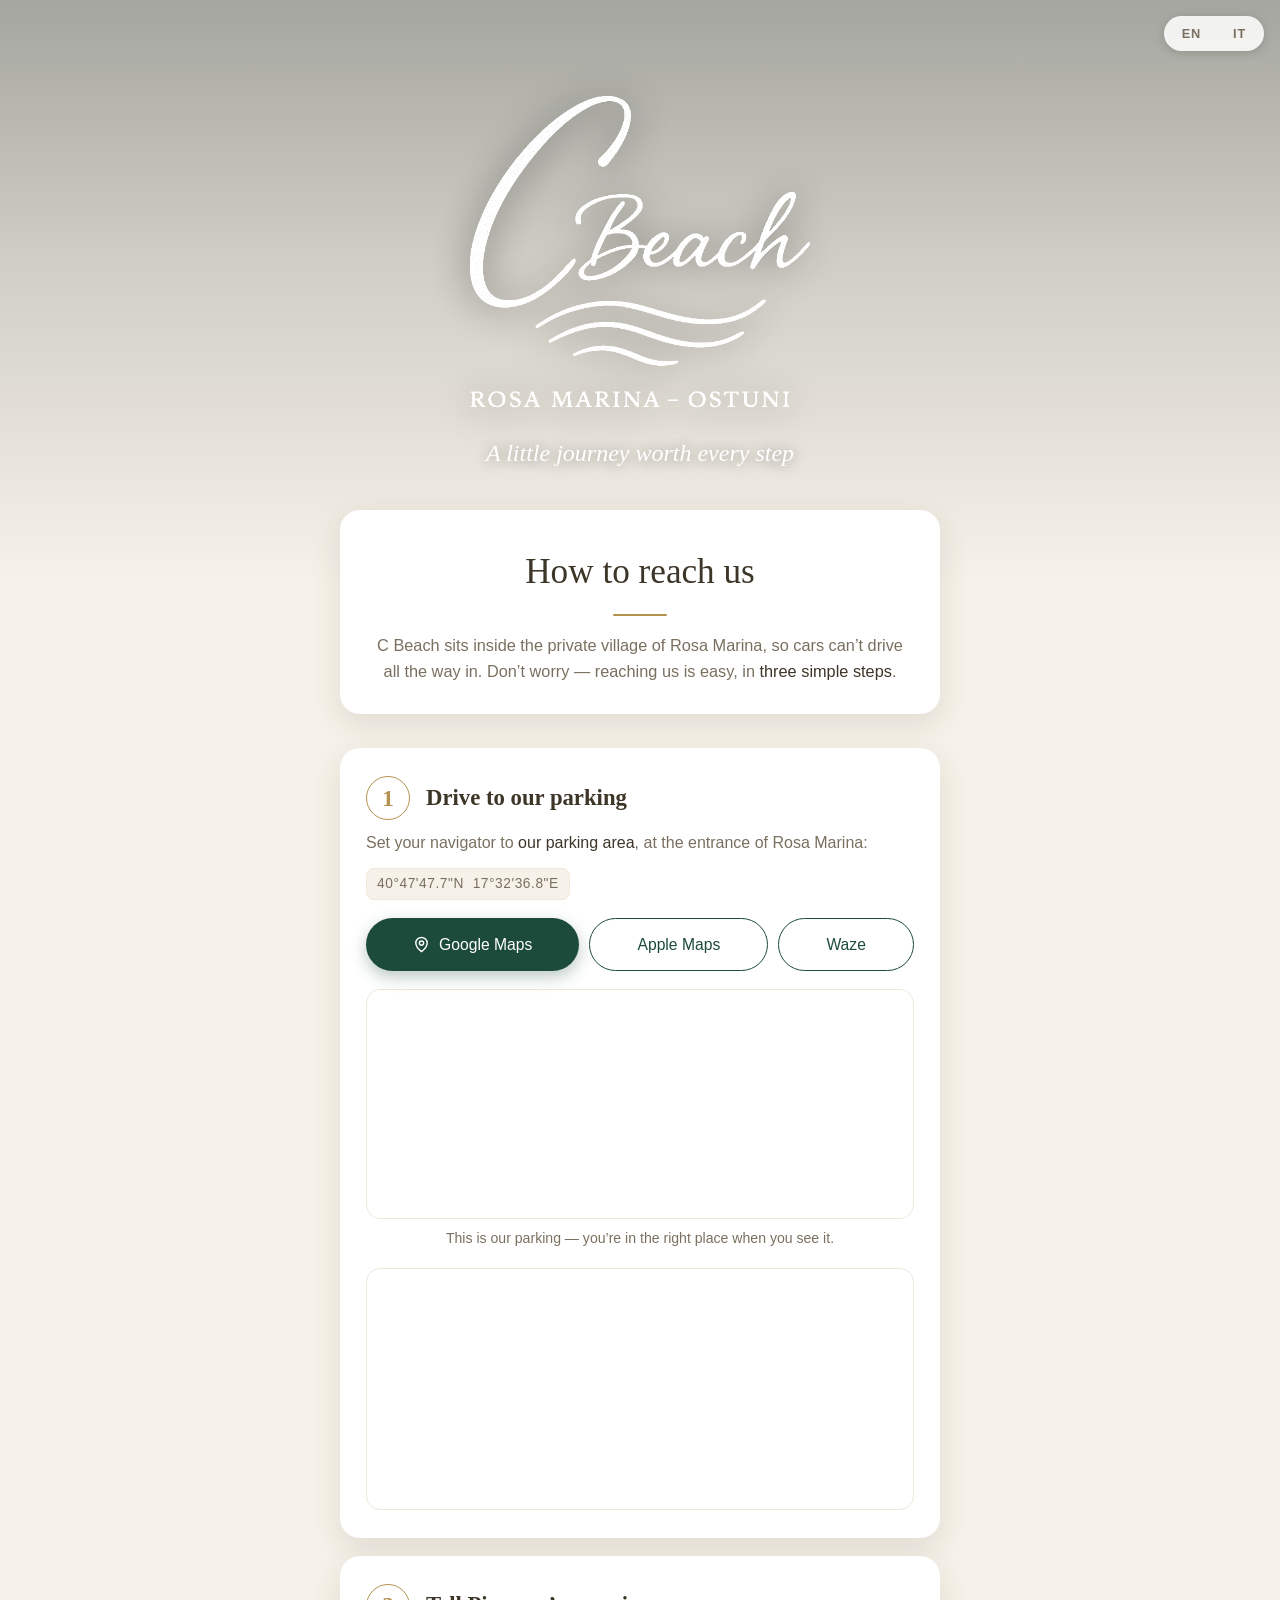
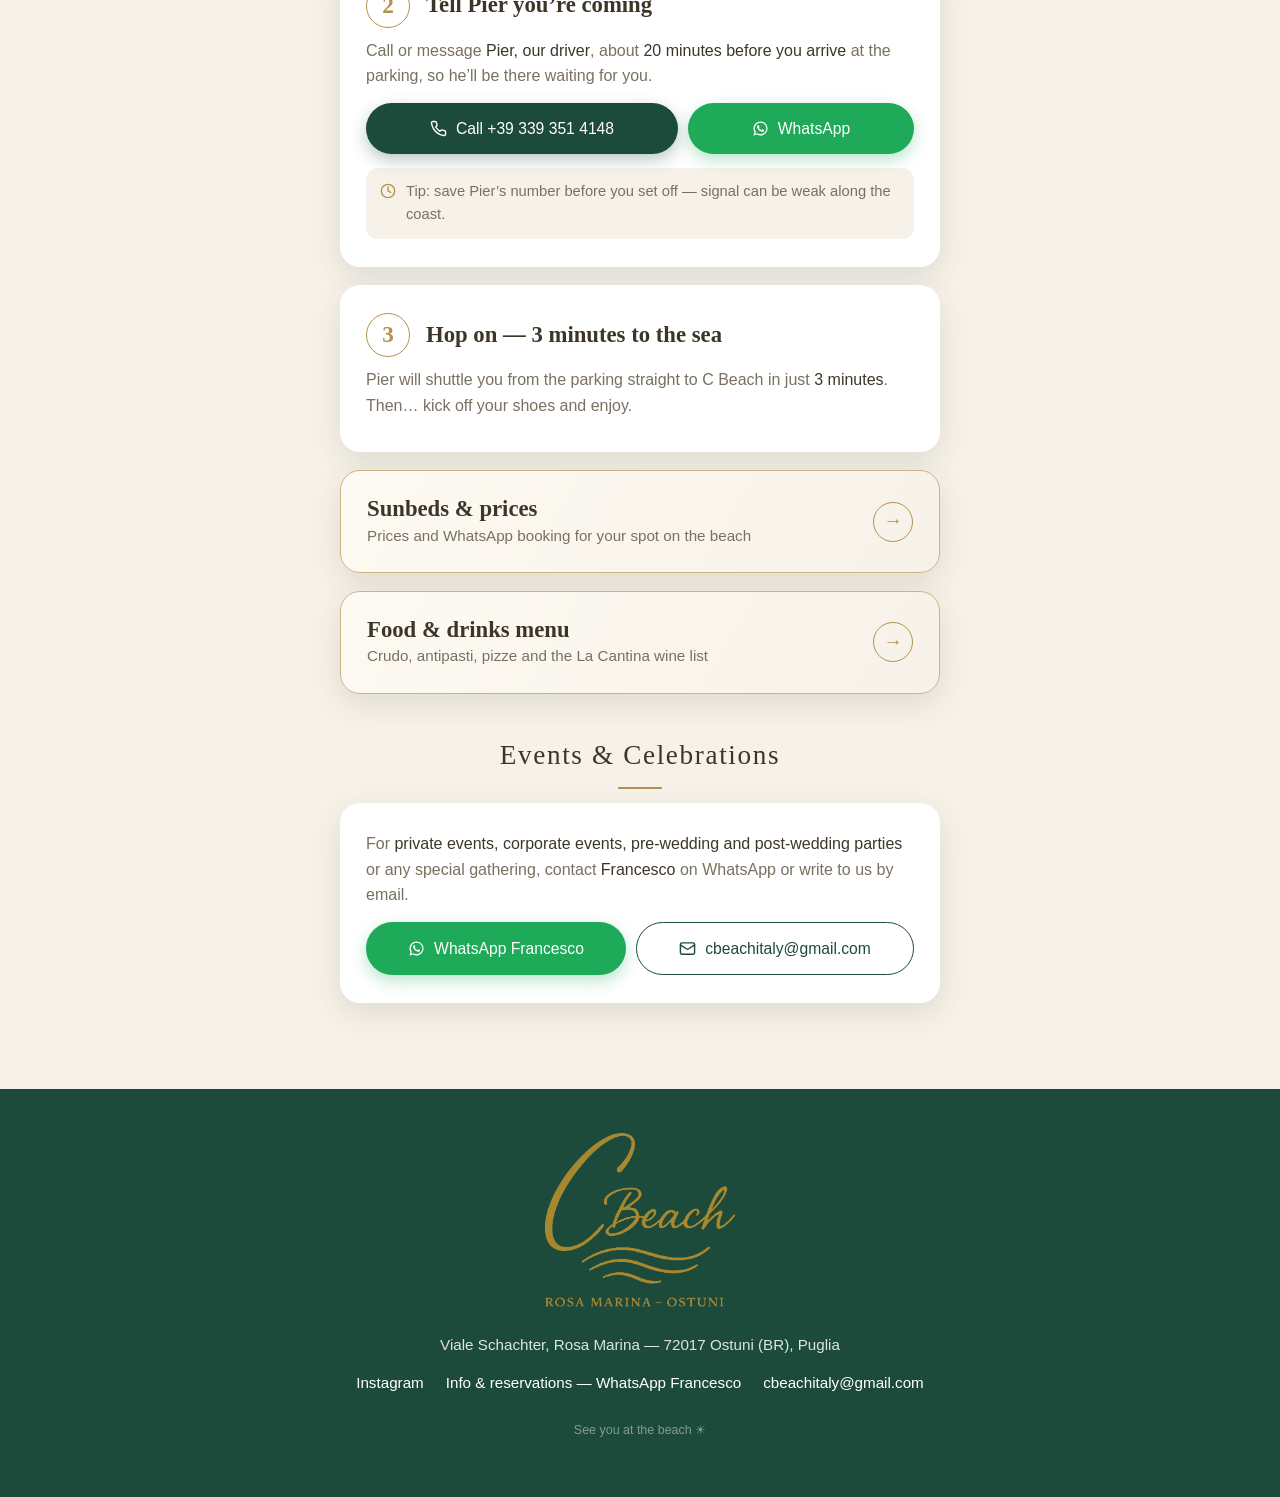
<file: index.html>
<!DOCTYPE html>
<html lang="en">
<head>
<meta charset="UTF-8" />
<meta http-equiv="refresh" content="0; url=parking/" />
<title>C Beach · Rosa Marina – Ostuni</title>
<link rel="icon" href="img/logo.jpg" />
</head>
<body>
<p><a href="parking/">C Beach — How to reach us</a></p>
</body>
</html>
</file>
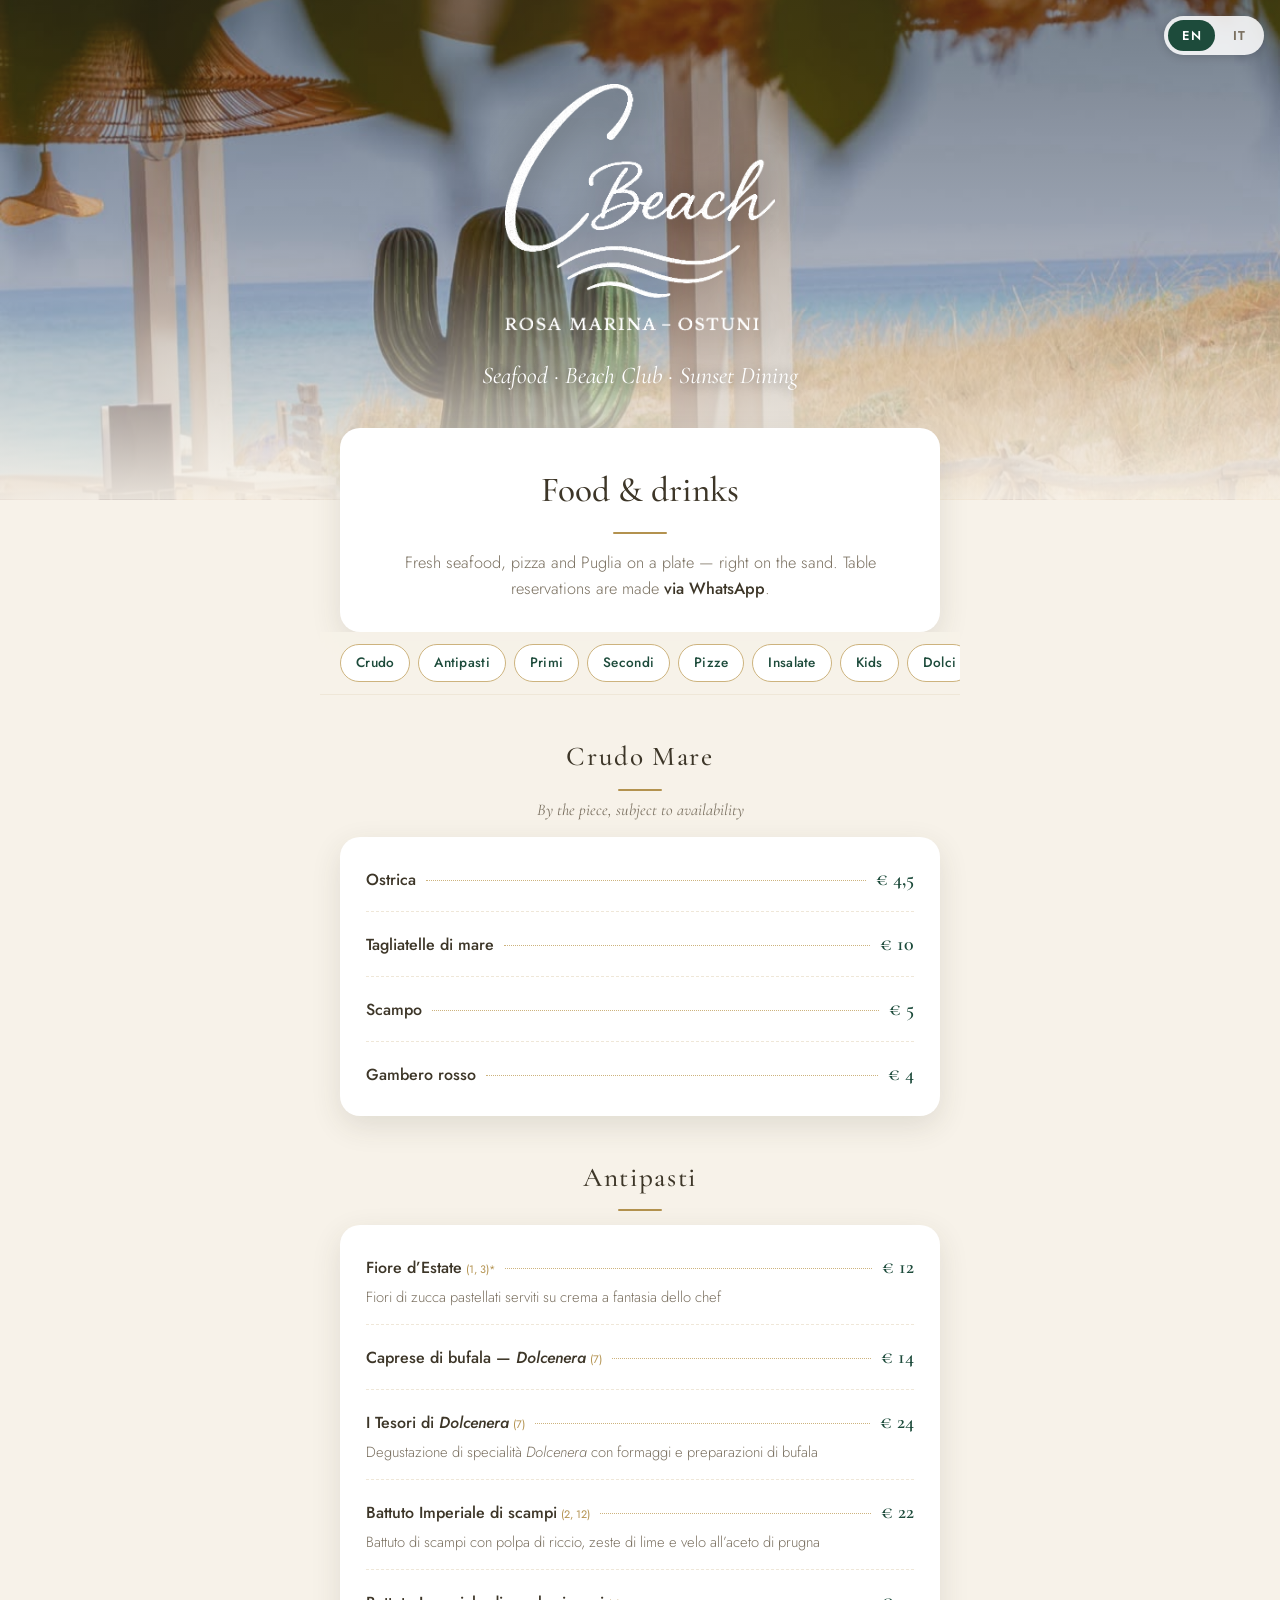
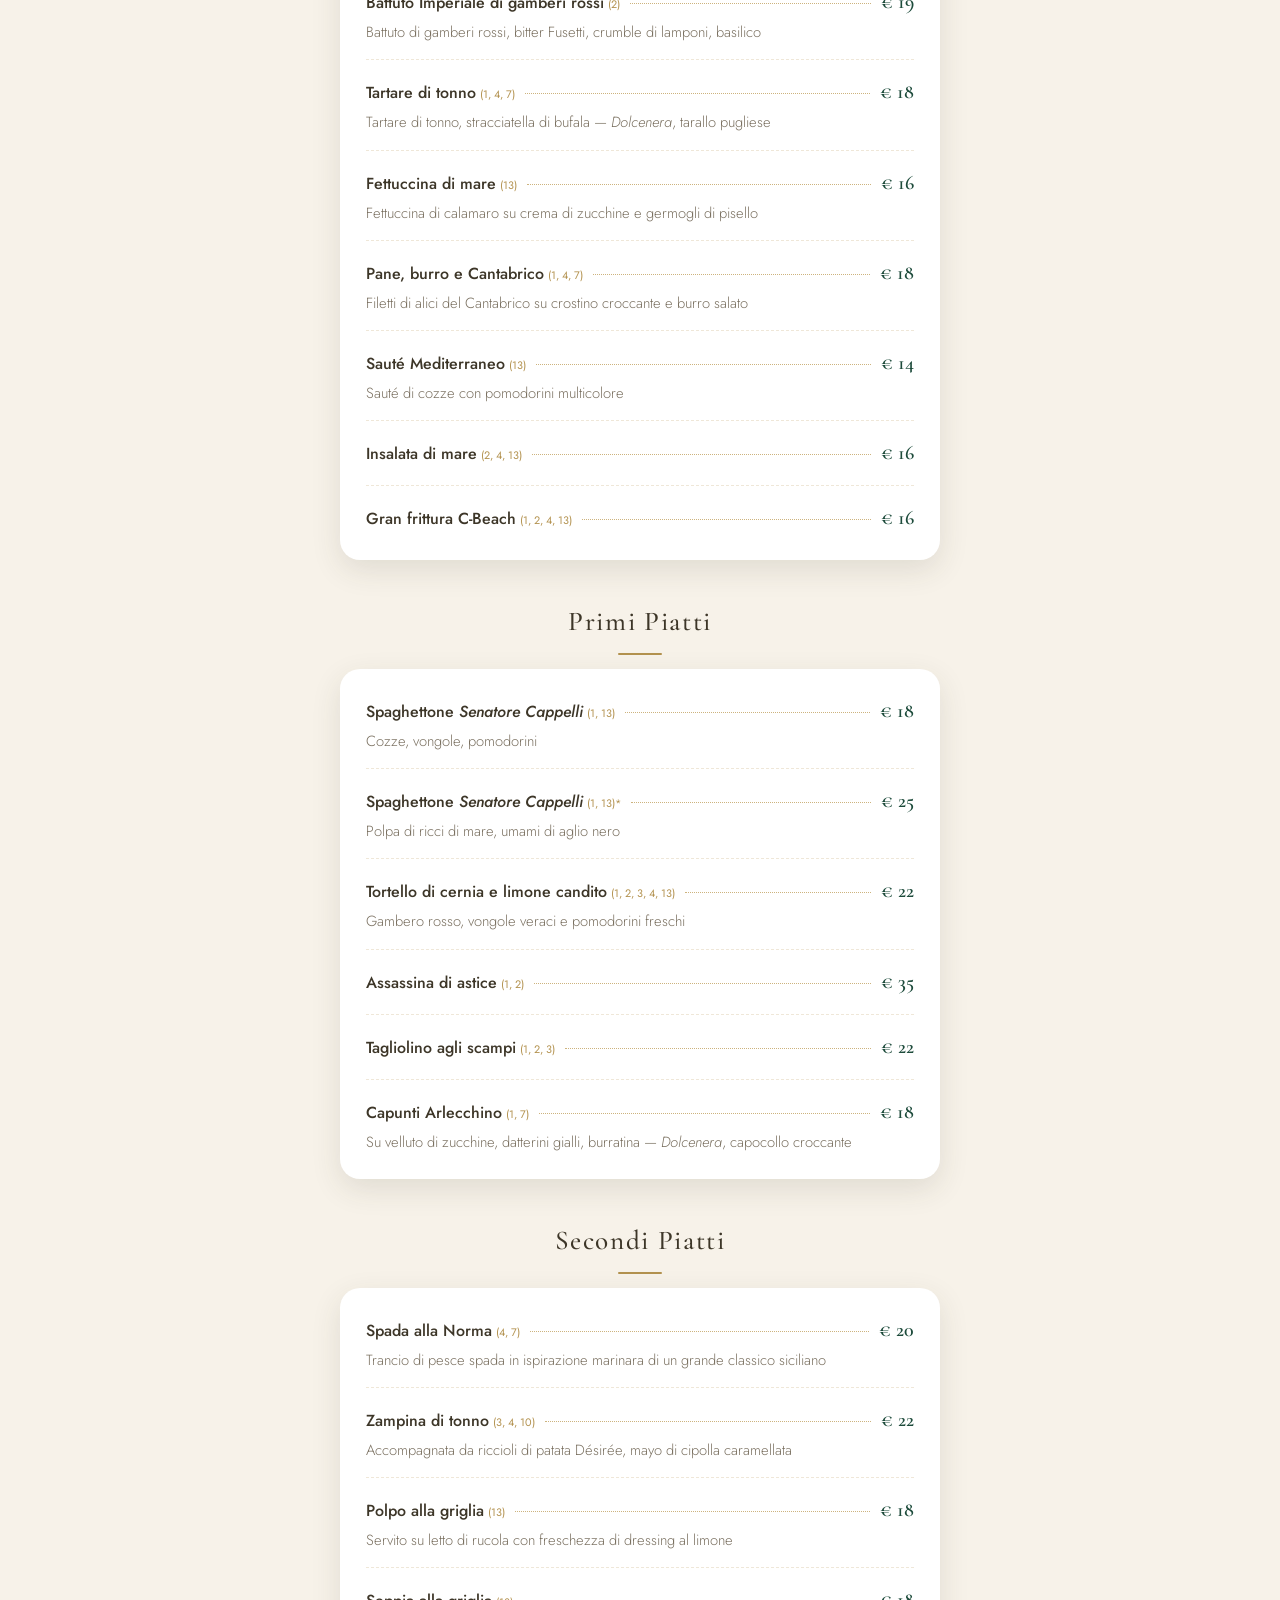
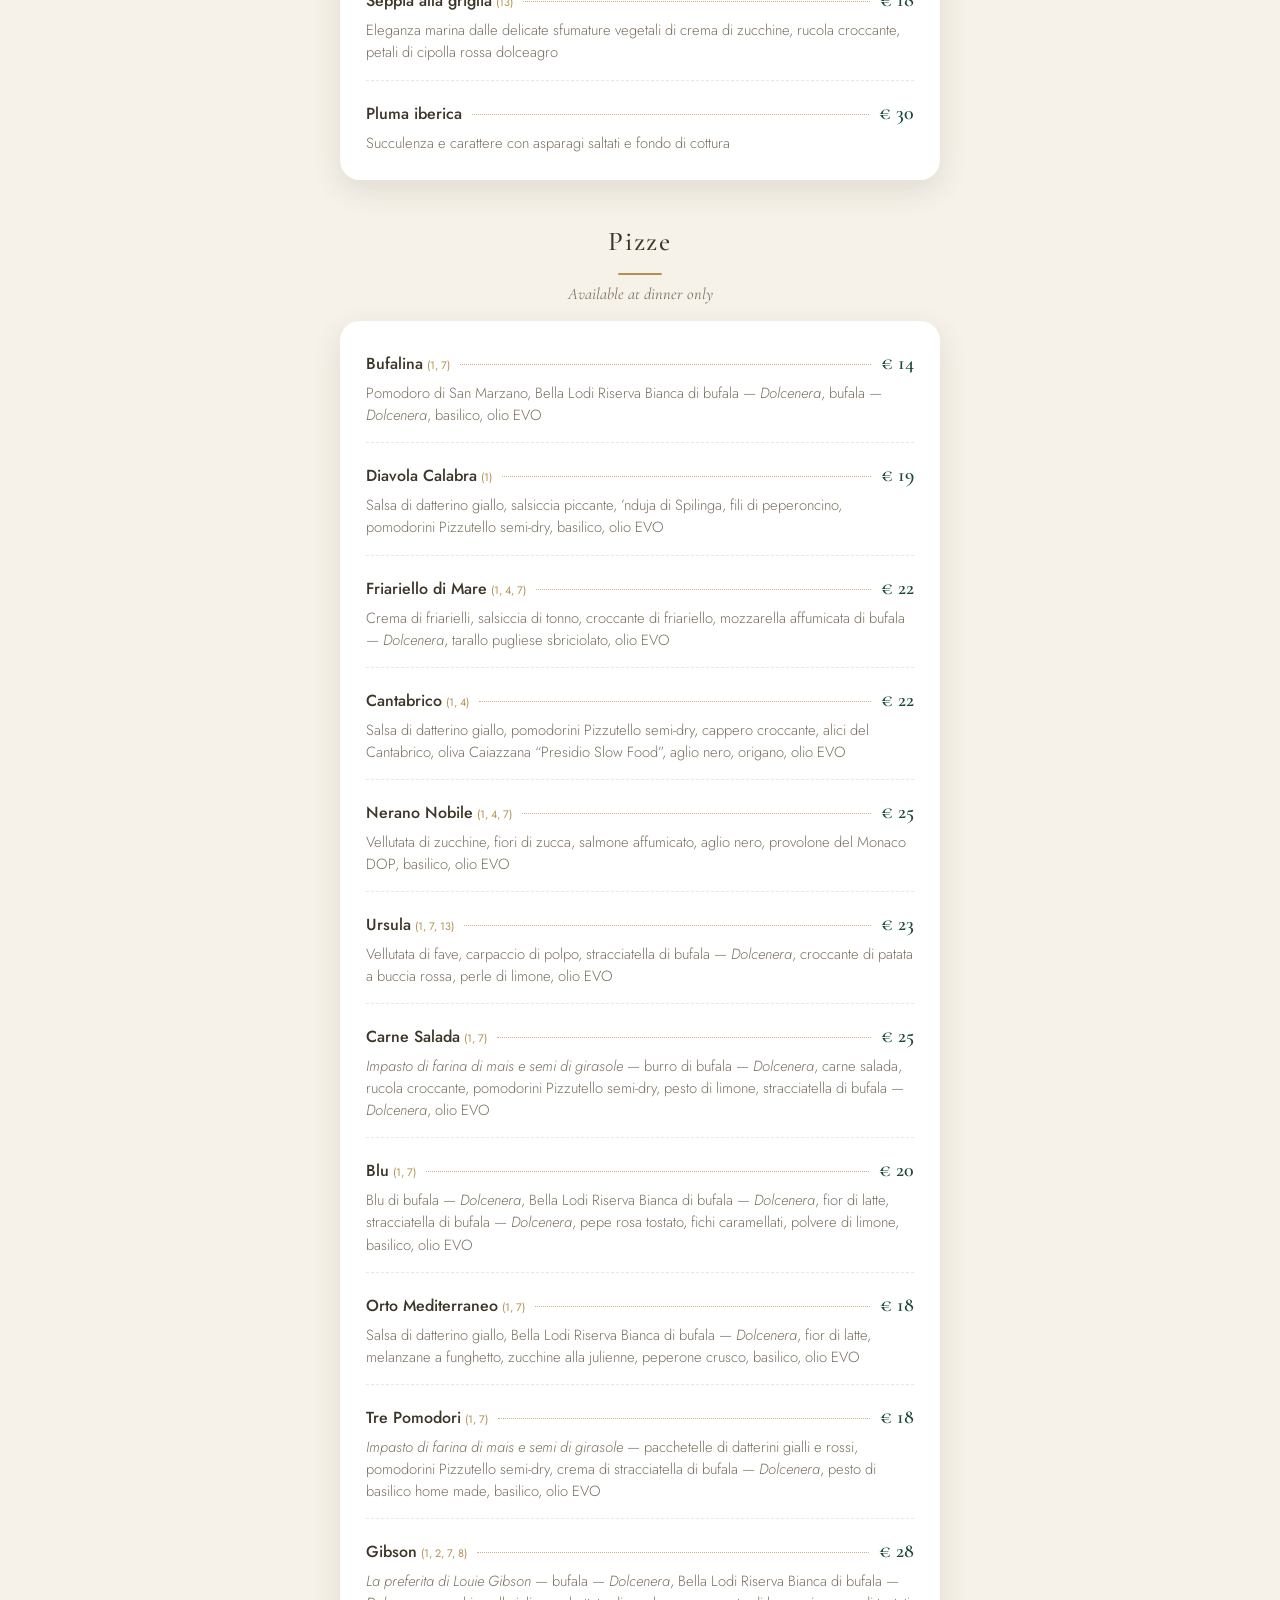
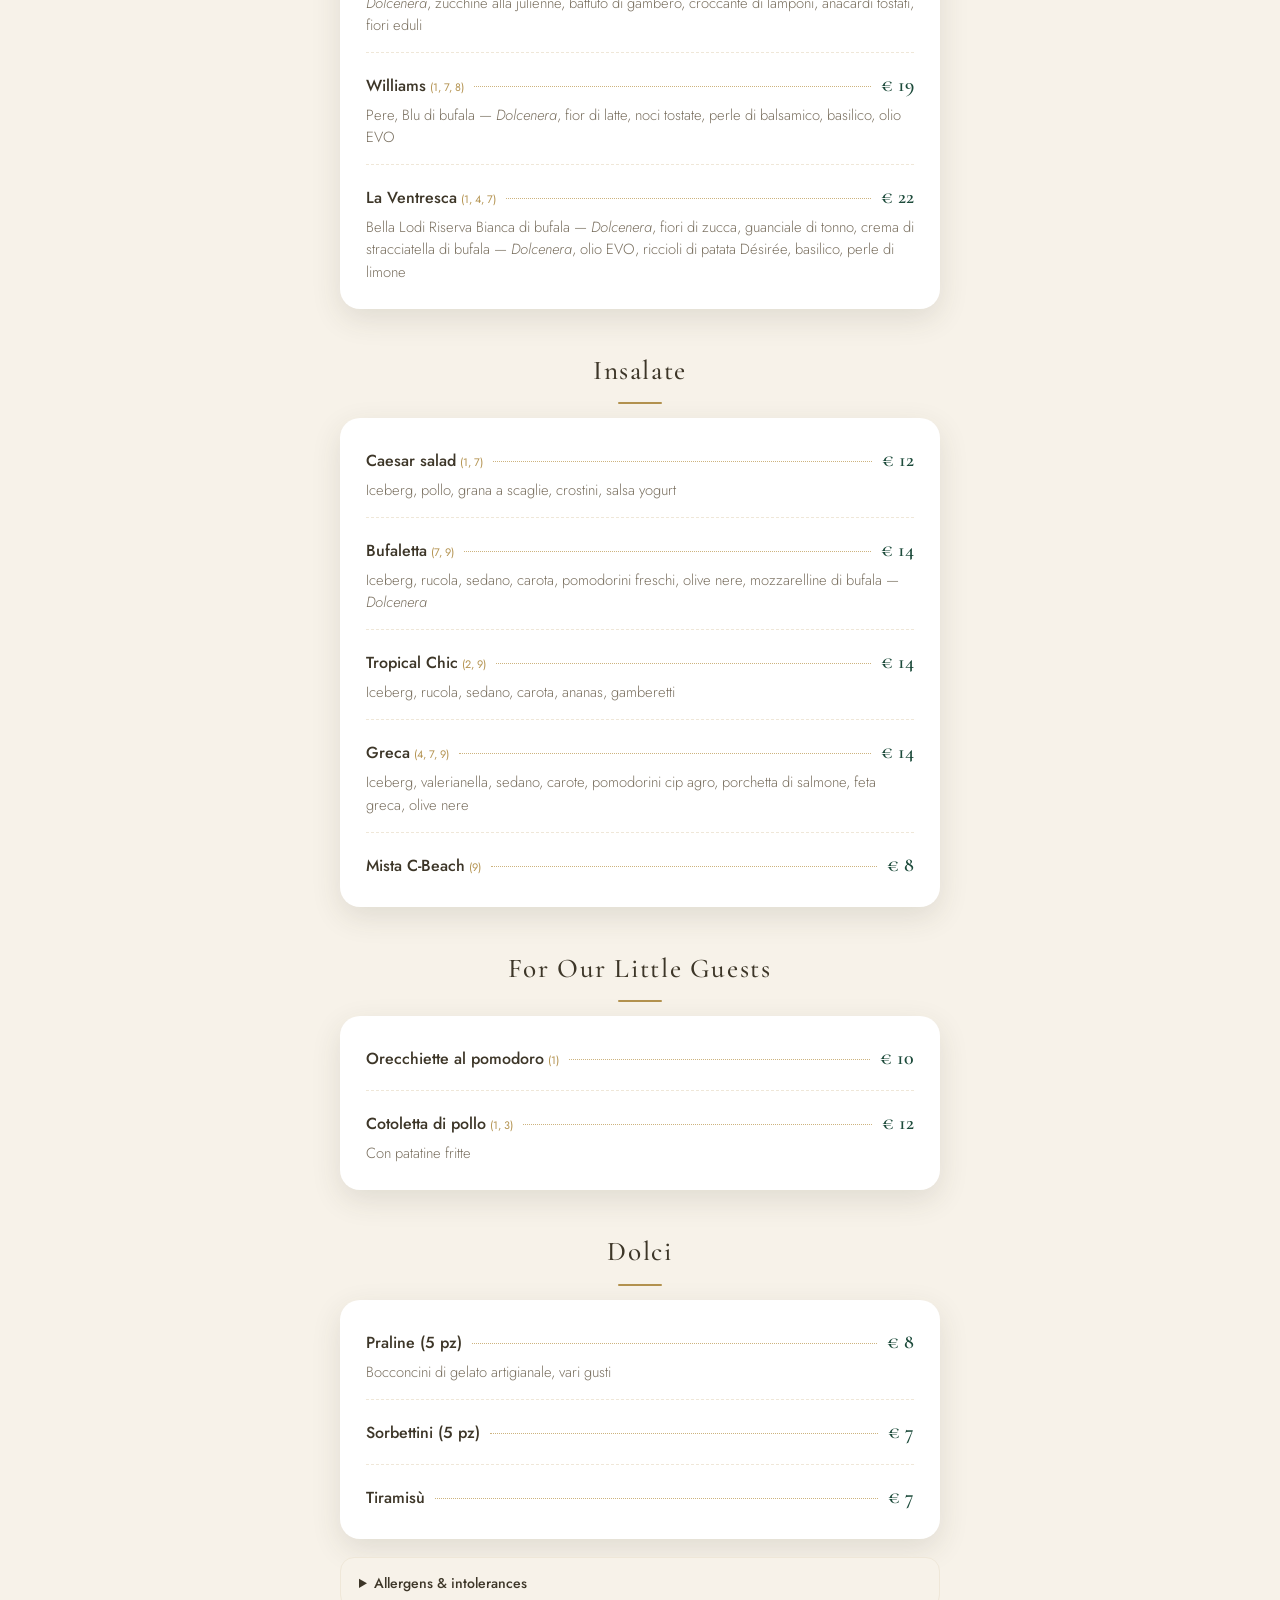
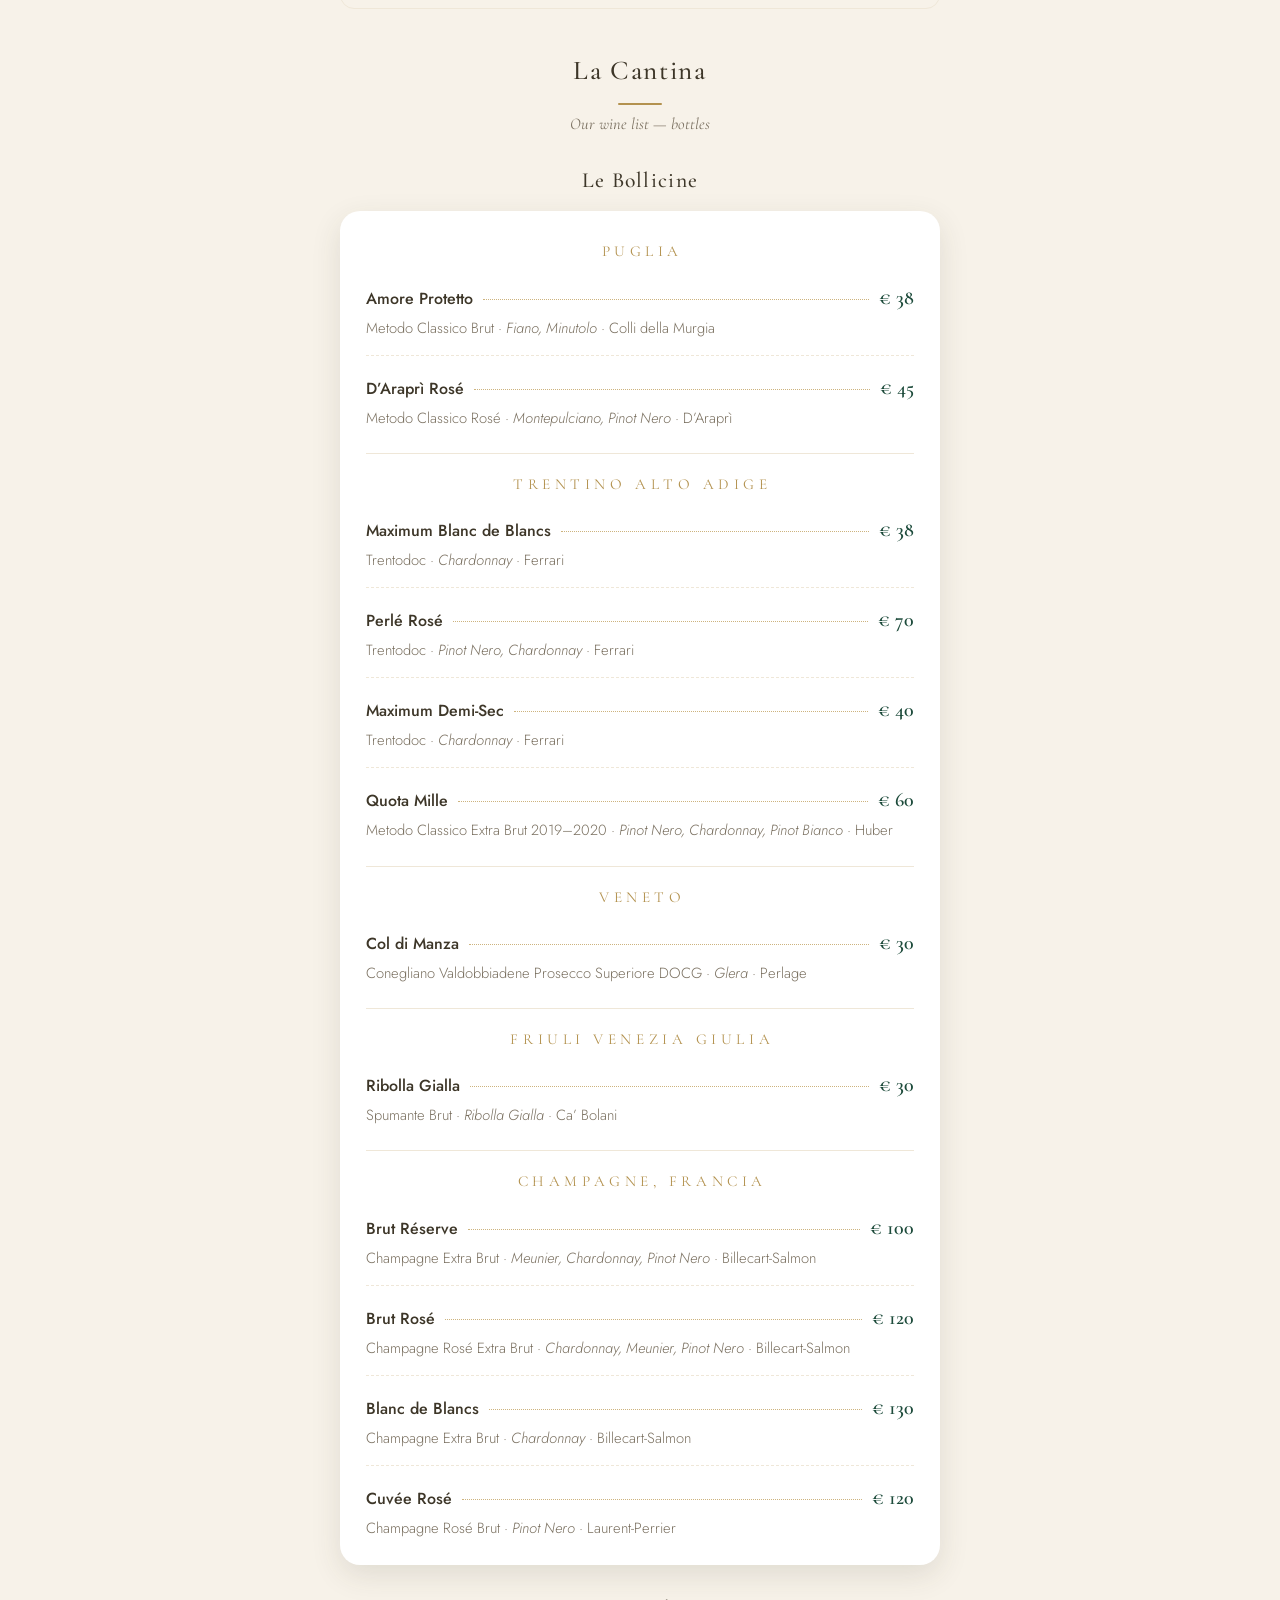
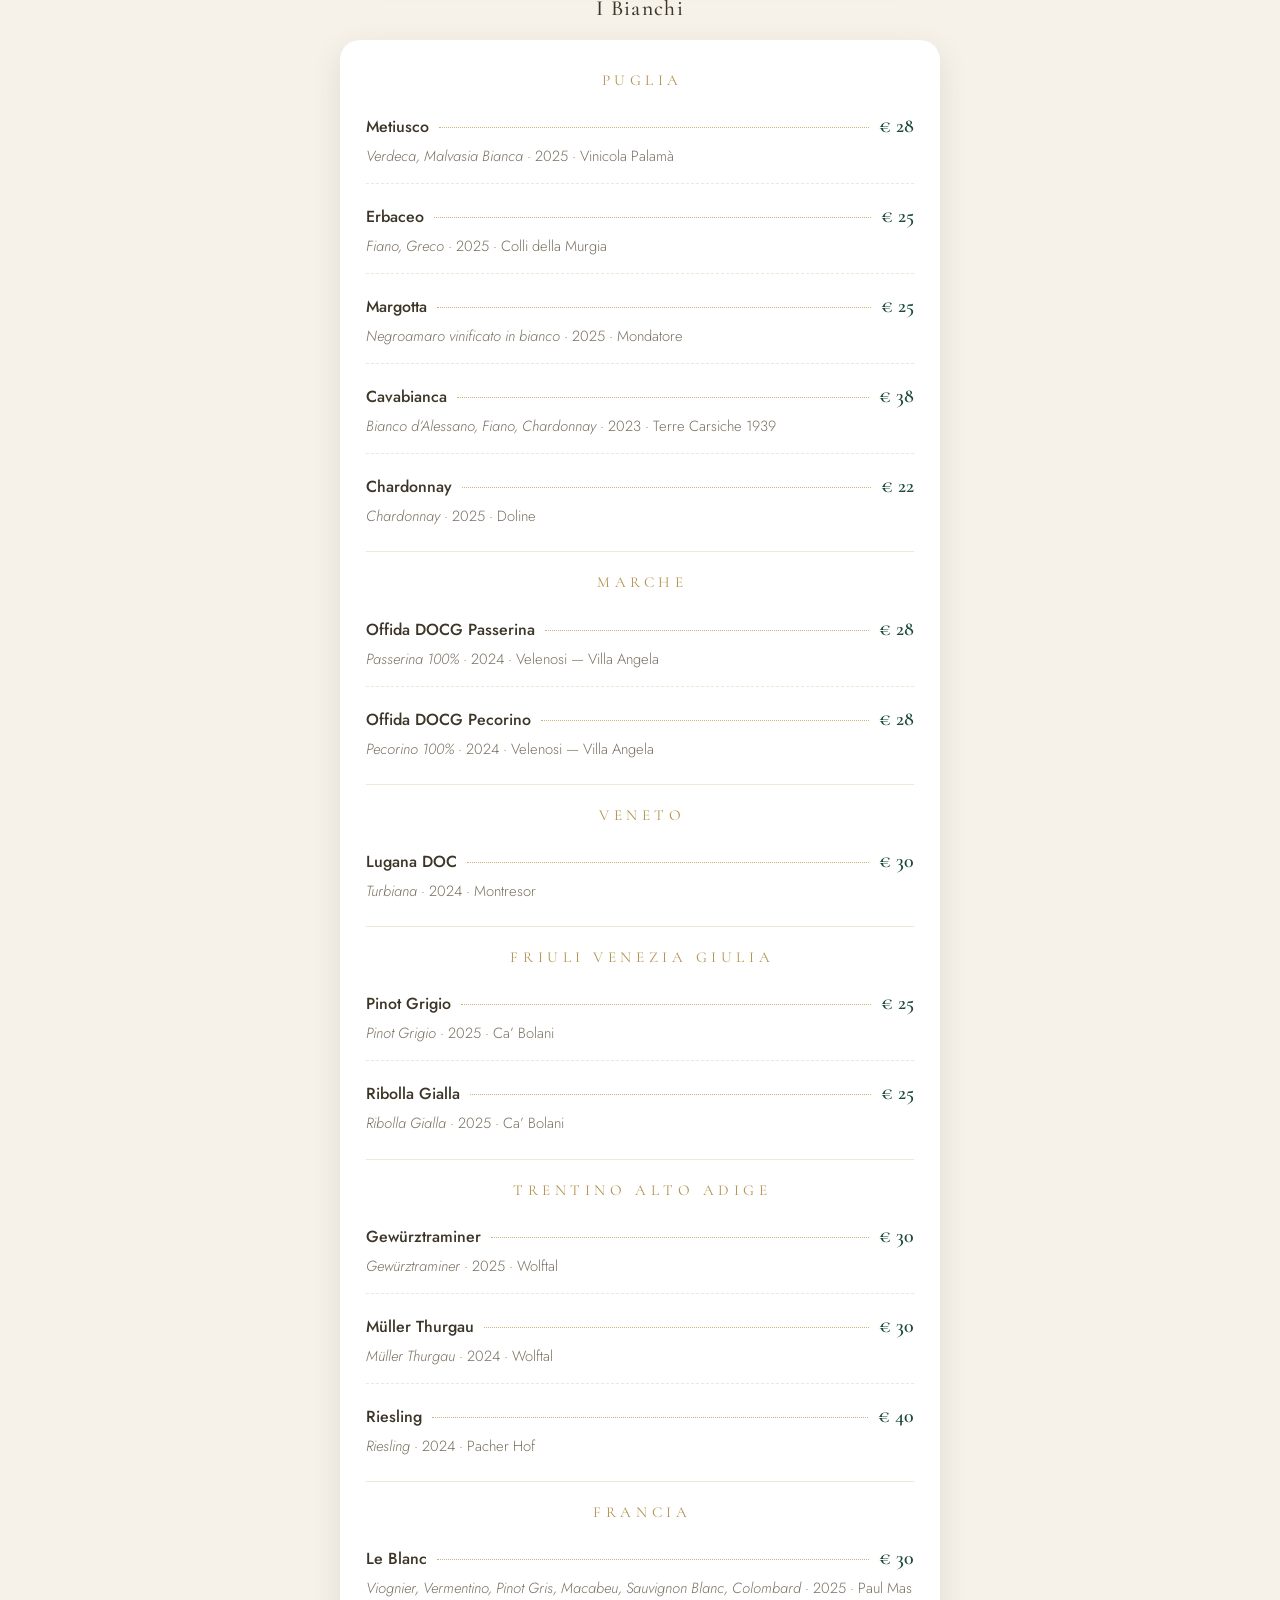
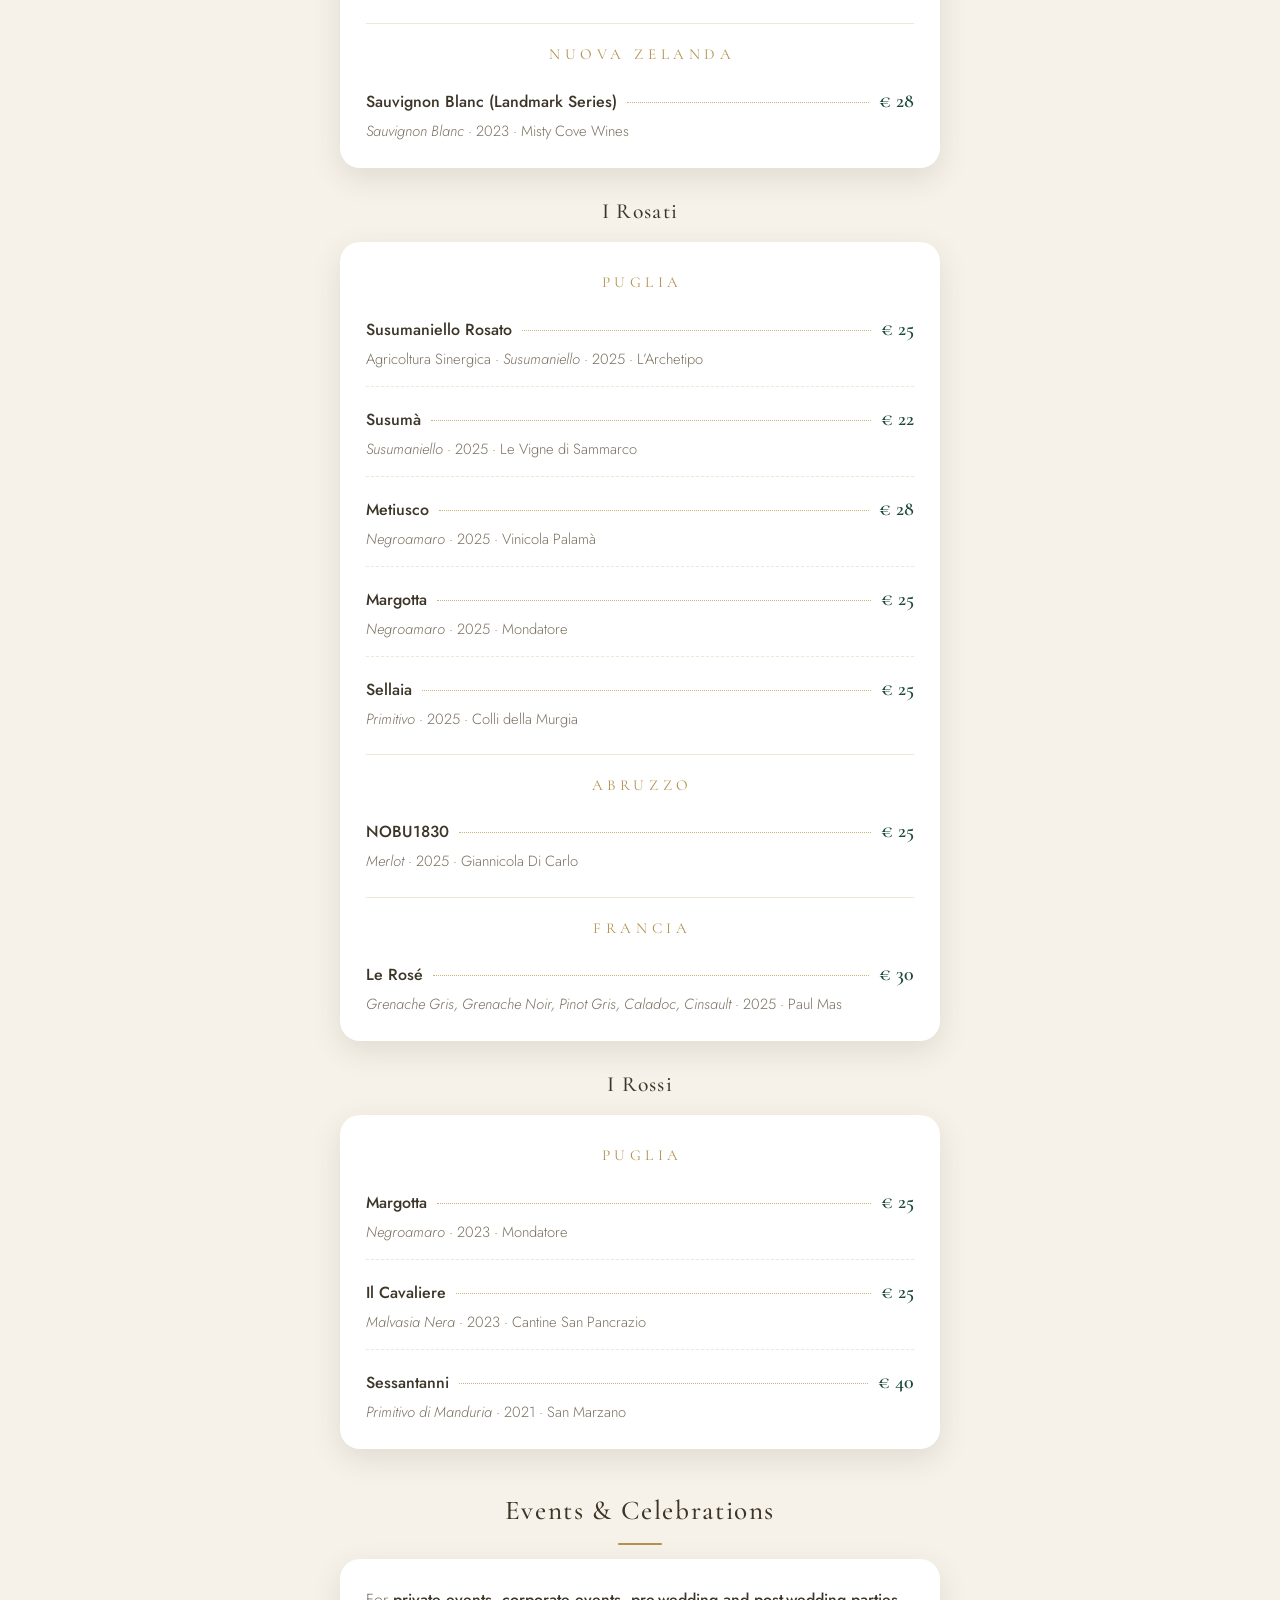
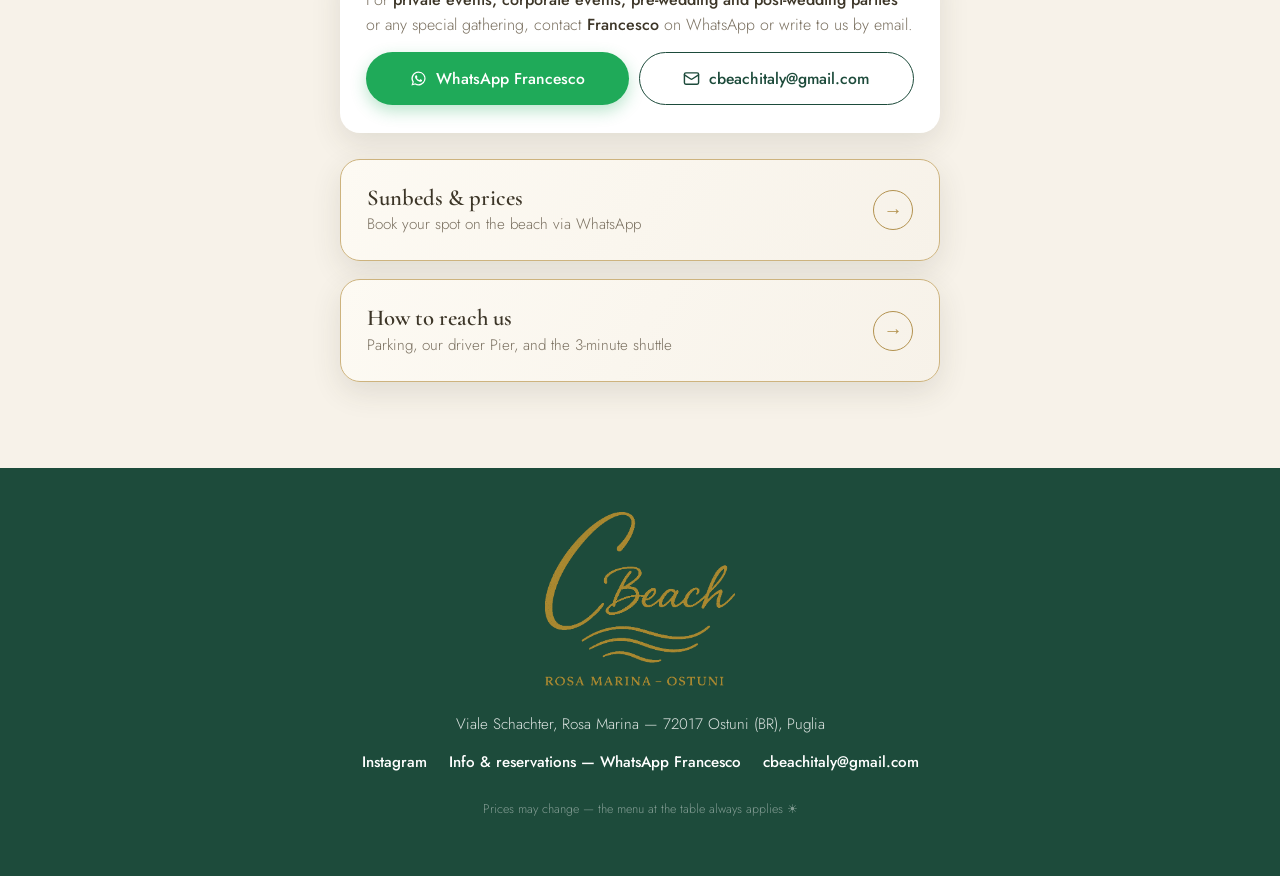
<file: menu/index.html>
<!DOCTYPE html>
<html lang="en">
<head>
<meta charset="UTF-8" />
<meta name="viewport" content="width=device-width, initial-scale=1.0" />
<title>C Beach · Ostuni — Food &amp; drinks menu</title>
<meta name="description" content="The C Beach Ostuni menu: crudo, antipasti, primi, secondi, pizze, salads, dolci and the La Cantina wine list. Seafood · Beach Club · Sunset Dining." />
<meta property="og:title" content="C Beach · Ostuni — Menu" />
<meta property="og:description" content="Seafood · Beach Club · Sunset Dining. Crudo, antipasti, primi, secondi, pizze and the La Cantina wine list." />
<meta property="og:type" content="website" />
<meta property="og:url" content="https://cbeach.midasanalytics.ai/menu/" />
<meta property="og:image" content="https://cbeach.midasanalytics.ai/img/hero.jpg" />
<link rel="icon" href="../img/logo.jpg" />
<link rel="preconnect" href="https://fonts.googleapis.com" />
<link rel="preconnect" href="https://fonts.gstatic.com" crossorigin />
<link href="https://fonts.googleapis.com/css2?family=Cormorant+Garamond:ital,wght@0,400;0,500;0,600;1,400&family=Jost:wght@300;400;500;600&display=swap" rel="stylesheet" />
<link rel="stylesheet" href="../css/site.css" />
<style>
  .hero {
    background-image:
      linear-gradient(rgba(30, 41, 38, 0.42), rgba(30, 41, 38, 0.2) 45%, rgba(247, 242, 233, 0.92) 100%),
      url("../img/hero.jpg");
  }
</style>
</head>
<body>

<div class="lang-switch" role="group" aria-label="Language">
  <button id="btn-en" type="button" onclick="setLang('en')">EN</button>
  <button id="btn-it" type="button" onclick="setLang('it')">IT</button>
</div>

<header class="hero hero-short">
  <img class="hero-logo" src="../img/logo-white.png" alt="C Beach — Rosa Marina, Ostuni" />
  <div class="tagline">Seafood &middot; Beach Club &middot; Sunset Dining</div>
</header>

<main>
  <section class="intro">
    <h1 class="en">Food &amp; drinks</h1>
    <h1 class="it">Il nostro menù</h1>
    <div class="rule"></div>
    <p class="en">
      Fresh seafood, pizza and Puglia on a plate — right on the sand.
      Table reservations are made <strong>via WhatsApp</strong>.
    </p>
    <p class="it">
      Pesce fresco, pizza e la Puglia nel piatto — direttamente sulla sabbia.
      I tavoli si prenotano <strong>su WhatsApp</strong>.
    </p>
  </section>

  <nav class="menu-nav" aria-label="Menu sections">
    <a href="#crudo">Crudo</a>
    <a href="#antipasti">Antipasti</a>
    <a href="#primi">Primi</a>
    <a href="#secondi">Secondi</a>
    <a href="#pizze">Pizze</a>
    <a href="#insalate">Insalate</a>
    <a href="#bimbi"><span class="en">Kids</span><span class="it">Bimbi</span></a>
    <a href="#dolci">Dolci</a>
    <a href="#cantina">La Cantina</a>
    <a href="#eventi"><span class="en">Events</span><span class="it">Eventi</span></a>
  </nav>

  <section class="menu-section" id="crudo">
    <div class="sec-head"><h2>Crudo Mare</h2><div class="rule"></div></div>
    <p class="sec-note en">By the piece, subject to availability</p>
    <p class="sec-note it">Al pezzo, secondo disponibilità</p>
    <div class="menu-card">
      <div class="menu-item"><div class="mi-head"><span class="mi-name">Ostrica</span><span class="dots"></span><span class="mi-price">€ 4,5</span></div></div>
      <div class="menu-item"><div class="mi-head"><span class="mi-name">Tagliatelle di mare</span><span class="dots"></span><span class="mi-price">€ 10</span></div></div>
      <div class="menu-item"><div class="mi-head"><span class="mi-name">Scampo</span><span class="dots"></span><span class="mi-price">€ 5</span></div></div>
      <div class="menu-item"><div class="mi-head"><span class="mi-name">Gambero rosso</span><span class="dots"></span><span class="mi-price">€ 4</span></div></div>
    </div>
  </section>

  <section class="menu-section" id="antipasti">
    <div class="sec-head"><h2>Antipasti</h2><div class="rule"></div></div>
    <div class="menu-card">
      <div class="menu-item">
        <div class="mi-head"><span class="mi-name">Fiore d’Estate<span class="al">(1, 3)*</span></span><span class="dots"></span><span class="mi-price">€ 12</span></div>
        <p class="mi-desc">Fiori di zucca pastellati serviti su crema a fantasia dello chef</p>
      </div>
      <div class="menu-item">
        <div class="mi-head"><span class="mi-name">Caprese di bufala — <em>Dolcenera</em><span class="al">(7)</span></span><span class="dots"></span><span class="mi-price">€ 14</span></div>
      </div>
      <div class="menu-item">
        <div class="mi-head"><span class="mi-name">I Tesori di <em>Dolcenera</em><span class="al">(7)</span></span><span class="dots"></span><span class="mi-price">€ 24</span></div>
        <p class="mi-desc">Degustazione di specialità <em>Dolcenera</em> con formaggi e preparazioni di bufala</p>
      </div>
      <div class="menu-item">
        <div class="mi-head"><span class="mi-name">Battuto Imperiale di scampi<span class="al">(2, 12)</span></span><span class="dots"></span><span class="mi-price">€ 22</span></div>
        <p class="mi-desc">Battuto di scampi con polpa di riccio, zeste di lime e velo all’aceto di prugna</p>
      </div>
      <div class="menu-item">
        <div class="mi-head"><span class="mi-name">Battuto Imperiale di gamberi rossi<span class="al">(2)</span></span><span class="dots"></span><span class="mi-price">€ 19</span></div>
        <p class="mi-desc">Battuto di gamberi rossi, bitter Fusetti, crumble di lamponi, basilico</p>
      </div>
      <div class="menu-item">
        <div class="mi-head"><span class="mi-name">Tartare di tonno<span class="al">(1, 4, 7)</span></span><span class="dots"></span><span class="mi-price">€ 18</span></div>
        <p class="mi-desc">Tartare di tonno, stracciatella di bufala — <em>Dolcenera</em>, tarallo pugliese</p>
      </div>
      <div class="menu-item">
        <div class="mi-head"><span class="mi-name">Fettuccina di mare<span class="al">(13)</span></span><span class="dots"></span><span class="mi-price">€ 16</span></div>
        <p class="mi-desc">Fettuccina di calamaro su crema di zucchine e germogli di pisello</p>
      </div>
      <div class="menu-item">
        <div class="mi-head"><span class="mi-name">Pane, burro e Cantabrico<span class="al">(1, 4, 7)</span></span><span class="dots"></span><span class="mi-price">€ 18</span></div>
        <p class="mi-desc">Filetti di alici del Cantabrico su crostino croccante e burro salato</p>
      </div>
      <div class="menu-item">
        <div class="mi-head"><span class="mi-name">Sauté Mediterraneo<span class="al">(13)</span></span><span class="dots"></span><span class="mi-price">€ 14</span></div>
        <p class="mi-desc">Sauté di cozze con pomodorini multicolore</p>
      </div>
      <div class="menu-item">
        <div class="mi-head"><span class="mi-name">Insalata di mare<span class="al">(2, 4, 13)</span></span><span class="dots"></span><span class="mi-price">€ 16</span></div>
      </div>
      <div class="menu-item">
        <div class="mi-head"><span class="mi-name">Gran frittura C-Beach<span class="al">(1, 2, 4, 13)</span></span><span class="dots"></span><span class="mi-price">€ 16</span></div>
      </div>
    </div>
  </section>

  <section class="menu-section" id="primi">
    <div class="sec-head"><h2>Primi Piatti</h2><div class="rule"></div></div>
    <div class="menu-card">
      <div class="menu-item">
        <div class="mi-head"><span class="mi-name">Spaghettone <em>Senatore Cappelli</em><span class="al">(1, 13)</span></span><span class="dots"></span><span class="mi-price">€ 18</span></div>
        <p class="mi-desc">Cozze, vongole, pomodorini</p>
      </div>
      <div class="menu-item">
        <div class="mi-head"><span class="mi-name">Spaghettone <em>Senatore Cappelli</em><span class="al">(1, 13)*</span></span><span class="dots"></span><span class="mi-price">€ 25</span></div>
        <p class="mi-desc">Polpa di ricci di mare, umami di aglio nero</p>
      </div>
      <div class="menu-item">
        <div class="mi-head"><span class="mi-name">Tortello di cernia e limone candito<span class="al">(1, 2, 3, 4, 13)</span></span><span class="dots"></span><span class="mi-price">€ 22</span></div>
        <p class="mi-desc">Gambero rosso, vongole veraci e pomodorini freschi</p>
      </div>
      <div class="menu-item">
        <div class="mi-head"><span class="mi-name">Assassina di astice<span class="al">(1, 2)</span></span><span class="dots"></span><span class="mi-price">€ 35</span></div>
      </div>
      <div class="menu-item">
        <div class="mi-head"><span class="mi-name">Tagliolino agli scampi<span class="al">(1, 2, 3)</span></span><span class="dots"></span><span class="mi-price">€ 22</span></div>
      </div>
      <div class="menu-item">
        <div class="mi-head"><span class="mi-name">Capunti Arlecchino<span class="al">(1, 7)</span></span><span class="dots"></span><span class="mi-price">€ 18</span></div>
        <p class="mi-desc">Su velluto di zucchine, datterini gialli, burratina — <em>Dolcenera</em>, capocollo croccante</p>
      </div>
    </div>
  </section>

  <section class="menu-section" id="secondi">
    <div class="sec-head"><h2>Secondi Piatti</h2><div class="rule"></div></div>
    <div class="menu-card">
      <div class="menu-item">
        <div class="mi-head"><span class="mi-name">Spada alla Norma<span class="al">(4, 7)</span></span><span class="dots"></span><span class="mi-price">€ 20</span></div>
        <p class="mi-desc">Trancio di pesce spada in ispirazione marinara di un grande classico siciliano</p>
      </div>
      <div class="menu-item">
        <div class="mi-head"><span class="mi-name">Zampina di tonno<span class="al">(3, 4, 10)</span></span><span class="dots"></span><span class="mi-price">€ 22</span></div>
        <p class="mi-desc">Accompagnata da riccioli di patata Désirée, mayo di cipolla caramellata</p>
      </div>
      <div class="menu-item">
        <div class="mi-head"><span class="mi-name">Polpo alla griglia<span class="al">(13)</span></span><span class="dots"></span><span class="mi-price">€ 18</span></div>
        <p class="mi-desc">Servito su letto di rucola con freschezza di dressing al limone</p>
      </div>
      <div class="menu-item">
        <div class="mi-head"><span class="mi-name">Seppia alla griglia<span class="al">(13)</span></span><span class="dots"></span><span class="mi-price">€ 18</span></div>
        <p class="mi-desc">Eleganza marina dalle delicate sfumature vegetali di crema di zucchine, rucola croccante, petali di cipolla rossa dolceagro</p>
      </div>
      <div class="menu-item">
        <div class="mi-head"><span class="mi-name">Pluma iberica</span><span class="dots"></span><span class="mi-price">€ 30</span></div>
        <p class="mi-desc">Succulenza e carattere con asparagi saltati e fondo di cottura</p>
      </div>
    </div>
  </section>

  <section class="menu-section" id="pizze">
    <div class="sec-head"><h2>Pizze</h2><div class="rule"></div></div>
    <p class="sec-note en">Available at dinner only</p>
    <p class="sec-note it">Disponibili solo a cena</p>
    <div class="menu-card">
      <div class="menu-item">
        <div class="mi-head"><span class="mi-name">Bufalina<span class="al">(1, 7)</span></span><span class="dots"></span><span class="mi-price">€ 14</span></div>
        <p class="mi-desc">Pomodoro di San Marzano, Bella Lodi Riserva Bianca di bufala — <em>Dolcenera</em>, bufala — <em>Dolcenera</em>, basilico, olio EVO</p>
      </div>
      <div class="menu-item">
        <div class="mi-head"><span class="mi-name">Diavola Calabra<span class="al">(1)</span></span><span class="dots"></span><span class="mi-price">€ 19</span></div>
        <p class="mi-desc">Salsa di datterino giallo, salsiccia piccante, ’nduja di Spilinga, fili di peperoncino, pomodorini Pizzutello semi-dry, basilico, olio EVO</p>
      </div>
      <div class="menu-item">
        <div class="mi-head"><span class="mi-name">Friariello di Mare<span class="al">(1, 4, 7)</span></span><span class="dots"></span><span class="mi-price">€ 22</span></div>
        <p class="mi-desc">Crema di friarielli, salsiccia di tonno, croccante di friariello, mozzarella affumicata di bufala — <em>Dolcenera</em>, tarallo pugliese sbriciolato, olio EVO</p>
      </div>
      <div class="menu-item">
        <div class="mi-head"><span class="mi-name">Cantabrico<span class="al">(1, 4)</span></span><span class="dots"></span><span class="mi-price">€ 22</span></div>
        <p class="mi-desc">Salsa di datterino giallo, pomodorini Pizzutello semi-dry, cappero croccante, alici del Cantabrico, oliva Caiazzana “Presidio Slow Food”, aglio nero, origano, olio EVO</p>
      </div>
      <div class="menu-item">
        <div class="mi-head"><span class="mi-name">Nerano Nobile<span class="al">(1, 4, 7)</span></span><span class="dots"></span><span class="mi-price">€ 25</span></div>
        <p class="mi-desc">Vellutata di zucchine, fiori di zucca, salmone affumicato, aglio nero, provolone del Monaco DOP, basilico, olio EVO</p>
      </div>
      <div class="menu-item">
        <div class="mi-head"><span class="mi-name">Ursula<span class="al">(1, 7, 13)</span></span><span class="dots"></span><span class="mi-price">€ 23</span></div>
        <p class="mi-desc">Vellutata di fave, carpaccio di polpo, stracciatella di bufala — <em>Dolcenera</em>, croccante di patata a buccia rossa, perle di limone, olio EVO</p>
      </div>
      <div class="menu-item">
        <div class="mi-head"><span class="mi-name">Carne Salada<span class="al">(1, 7)</span></span><span class="dots"></span><span class="mi-price">€ 25</span></div>
        <p class="mi-desc"><em>Impasto di farina di mais e semi di girasole</em> — burro di bufala — <em>Dolcenera</em>, carne salada, rucola croccante, pomodorini Pizzutello semi-dry, pesto di limone, stracciatella di bufala — <em>Dolcenera</em>, olio EVO</p>
      </div>
      <div class="menu-item">
        <div class="mi-head"><span class="mi-name">Blu<span class="al">(1, 7)</span></span><span class="dots"></span><span class="mi-price">€ 20</span></div>
        <p class="mi-desc">Blu di bufala — <em>Dolcenera</em>, Bella Lodi Riserva Bianca di bufala — <em>Dolcenera</em>, fior di latte, stracciatella di bufala — <em>Dolcenera</em>, pepe rosa tostato, fichi caramellati, polvere di limone, basilico, olio EVO</p>
      </div>
      <div class="menu-item">
        <div class="mi-head"><span class="mi-name">Orto Mediterraneo<span class="al">(1, 7)</span></span><span class="dots"></span><span class="mi-price">€ 18</span></div>
        <p class="mi-desc">Salsa di datterino giallo, Bella Lodi Riserva Bianca di bufala — <em>Dolcenera</em>, fior di latte, melanzane a funghetto, zucchine alla julienne, peperone crusco, basilico, olio EVO</p>
      </div>
      <div class="menu-item">
        <div class="mi-head"><span class="mi-name">Tre Pomodori<span class="al">(1, 7)</span></span><span class="dots"></span><span class="mi-price">€ 18</span></div>
        <p class="mi-desc"><em>Impasto di farina di mais e semi di girasole</em> — pacchetelle di datterini gialli e rossi, pomodorini Pizzutello semi-dry, crema di stracciatella di bufala — <em>Dolcenera</em>, pesto di basilico home made, basilico, olio EVO</p>
      </div>
      <div class="menu-item">
        <div class="mi-head"><span class="mi-name">Gibson<span class="al">(1, 2, 7, 8)</span></span><span class="dots"></span><span class="mi-price">€ 28</span></div>
        <p class="mi-desc"><em>La preferita di Louie Gibson</em> — bufala — <em>Dolcenera</em>, Bella Lodi Riserva Bianca di bufala — <em>Dolcenera</em>, zucchine alla julienne, battuto di gambero, croccante di lamponi, anacardi tostati, fiori eduli</p>
      </div>
      <div class="menu-item">
        <div class="mi-head"><span class="mi-name">Williams<span class="al">(1, 7, 8)</span></span><span class="dots"></span><span class="mi-price">€ 19</span></div>
        <p class="mi-desc">Pere, Blu di bufala — <em>Dolcenera</em>, fior di latte, noci tostate, perle di balsamico, basilico, olio EVO</p>
      </div>
      <div class="menu-item">
        <div class="mi-head"><span class="mi-name">La Ventresca<span class="al">(1, 4, 7)</span></span><span class="dots"></span><span class="mi-price">€ 22</span></div>
        <p class="mi-desc">Bella Lodi Riserva Bianca di bufala — <em>Dolcenera</em>, fiori di zucca, guanciale di tonno, crema di stracciatella di bufala — <em>Dolcenera</em>, olio EVO, riccioli di patata Désirée, basilico, perle di limone</p>
      </div>
    </div>
  </section>

  <section class="menu-section" id="insalate">
    <div class="sec-head"><h2>Insalate</h2><div class="rule"></div></div>
    <div class="menu-card">
      <div class="menu-item">
        <div class="mi-head"><span class="mi-name">Caesar salad<span class="al">(1, 7)</span></span><span class="dots"></span><span class="mi-price">€ 12</span></div>
        <p class="mi-desc">Iceberg, pollo, grana a scaglie, crostini, salsa yogurt</p>
      </div>
      <div class="menu-item">
        <div class="mi-head"><span class="mi-name">Bufaletta<span class="al">(7, 9)</span></span><span class="dots"></span><span class="mi-price">€ 14</span></div>
        <p class="mi-desc">Iceberg, rucola, sedano, carota, pomodorini freschi, olive nere, mozzarelline di bufala — <em>Dolcenera</em></p>
      </div>
      <div class="menu-item">
        <div class="mi-head"><span class="mi-name">Tropical Chic<span class="al">(2, 9)</span></span><span class="dots"></span><span class="mi-price">€ 14</span></div>
        <p class="mi-desc">Iceberg, rucola, sedano, carota, ananas, gamberetti</p>
      </div>
      <div class="menu-item">
        <div class="mi-head"><span class="mi-name">Greca<span class="al">(4, 7, 9)</span></span><span class="dots"></span><span class="mi-price">€ 14</span></div>
        <p class="mi-desc">Iceberg, valerianella, sedano, carote, pomodorini cip agro, porchetta di salmone, feta greca, olive nere</p>
      </div>
      <div class="menu-item">
        <div class="mi-head"><span class="mi-name">Mista C-Beach<span class="al">(9)</span></span><span class="dots"></span><span class="mi-price">€ 8</span></div>
      </div>
    </div>
  </section>

  <section class="menu-section" id="bimbi">
    <div class="sec-head">
      <h2 class="en">For Our Little Guests</h2>
      <h2 class="it">Per i Nostri Piccoli Ospiti</h2>
      <div class="rule"></div>
    </div>
    <div class="menu-card">
      <div class="menu-item">
        <div class="mi-head"><span class="mi-name">Orecchiette al pomodoro<span class="al">(1)</span></span><span class="dots"></span><span class="mi-price">€ 10</span></div>
      </div>
      <div class="menu-item">
        <div class="mi-head"><span class="mi-name">Cotoletta di pollo<span class="al">(1, 3)</span></span><span class="dots"></span><span class="mi-price">€ 12</span></div>
        <p class="mi-desc">Con patatine fritte</p>
      </div>
    </div>
  </section>

  <section class="menu-section" id="dolci">
    <div class="sec-head"><h2>Dolci</h2><div class="rule"></div></div>
    <div class="menu-card">
      <div class="menu-item">
        <div class="mi-head"><span class="mi-name">Praline (5 pz)</span><span class="dots"></span><span class="mi-price">€ 8</span></div>
        <p class="mi-desc">Bocconcini di gelato artigianale, vari gusti</p>
      </div>
      <div class="menu-item">
        <div class="mi-head"><span class="mi-name">Sorbettini (5 pz)</span><span class="dots"></span><span class="mi-price">€ 7</span></div>
      </div>
      <div class="menu-item">
        <div class="mi-head"><span class="mi-name">Tiramisù</span><span class="dots"></span><span class="mi-price">€ 7</span></div>
      </div>
    </div>
    <details class="allergen-box">
      <summary><span class="en">Allergens &amp; intolerances</span><span class="it">Allergeni e intolleranze</span></summary>
      <p class="en" style="padding-bottom:8px">The numbers next to each dish refer to the EU allergen list. For any allergy or intolerance, please speak with our staff.</p>
      <p class="it" style="padding-bottom:8px">I numeri accanto ai piatti si riferiscono all’elenco allergeni UE. Per qualsiasi esigenza di intolleranze o allergie, rivolgersi alla sala.</p>
      <div class="grid">
        <span>1 · <span class="en">Gluten</span><span class="it">Glutine</span></span>
        <span>2 · <span class="en">Crustaceans</span><span class="it">Crostacei</span></span>
        <span>3 · <span class="en">Eggs</span><span class="it">Uova</span></span>
        <span>4 · <span class="en">Fish</span><span class="it">Pesce</span></span>
        <span>5 · <span class="en">Peanuts</span><span class="it">Arachidi</span></span>
        <span>6 · <span class="en">Soy</span><span class="it">Soia</span></span>
        <span>7 · <span class="en">Milk</span><span class="it">Latte</span></span>
        <span>8 · <span class="en">Tree nuts</span><span class="it">Frutta a guscio</span></span>
        <span>9 · <span class="en">Celery</span><span class="it">Sedano</span></span>
        <span>10 · <span class="en">Mustard</span><span class="it">Senape</span></span>
        <span>11 · <span class="en">Sesame</span><span class="it">Sesamo</span></span>
        <span>12 · <span class="en">Sulphites</span><span class="it">Solfiti</span></span>
        <span>13 · <span class="en">Molluscs</span><span class="it">Molluschi</span></span>
        <span>14 · <span class="en">Lupin</span><span class="it">Lupini</span></span>
      </div>
      <p class="en" style="padding-bottom:12px">* Frozen or blast-chilled when fresh product is unavailable.</p>
      <p class="it" style="padding-bottom:12px">* Congelato o abbattuto in mancanza di prodotto fresco.</p>
    </details>
  </section>

  <section class="menu-section" id="cantina">
    <div class="sec-head"><h2>La Cantina</h2><div class="rule"></div></div>
    <p class="sec-note en">Our wine list — bottles</p>
    <p class="sec-note it">La nostra carta dei vini — bottiglie</p>

    <div class="sec-head" style="margin-top:26px"><h2 style="font-size:1.35rem">Le Bollicine</h2></div>
    <div class="menu-card">
      <div class="wine-region">Puglia</div>
      <div class="menu-item">
        <div class="mi-head"><span class="mi-name">Amore Protetto</span><span class="dots"></span><span class="mi-price">€ 38</span></div>
        <p class="mi-desc">Metodo Classico Brut · <em>Fiano, Minutolo</em> · Colli della Murgia</p>
      </div>
      <div class="menu-item">
        <div class="mi-head"><span class="mi-name">D’Araprì Rosé</span><span class="dots"></span><span class="mi-price">€ 45</span></div>
        <p class="mi-desc">Metodo Classico Rosé · <em>Montepulciano, Pinot Nero</em> · D’Araprì</p>
      </div>
      <div class="wine-region">Trentino Alto Adige</div>
      <div class="menu-item">
        <div class="mi-head"><span class="mi-name">Maximum Blanc de Blancs</span><span class="dots"></span><span class="mi-price">€ 38</span></div>
        <p class="mi-desc">Trentodoc · <em>Chardonnay</em> · Ferrari</p>
      </div>
      <div class="menu-item">
        <div class="mi-head"><span class="mi-name">Perlé Rosé</span><span class="dots"></span><span class="mi-price">€ 70</span></div>
        <p class="mi-desc">Trentodoc · <em>Pinot Nero, Chardonnay</em> · Ferrari</p>
      </div>
      <div class="menu-item">
        <div class="mi-head"><span class="mi-name">Maximum Demi-Sec</span><span class="dots"></span><span class="mi-price">€ 40</span></div>
        <p class="mi-desc">Trentodoc · <em>Chardonnay</em> · Ferrari</p>
      </div>
      <div class="menu-item">
        <div class="mi-head"><span class="mi-name">Quota Mille</span><span class="dots"></span><span class="mi-price">€ 60</span></div>
        <p class="mi-desc">Metodo Classico Extra Brut 2019–2020 · <em>Pinot Nero, Chardonnay, Pinot Bianco</em> · Huber</p>
      </div>
      <div class="wine-region">Veneto</div>
      <div class="menu-item">
        <div class="mi-head"><span class="mi-name">Col di Manza</span><span class="dots"></span><span class="mi-price">€ 30</span></div>
        <p class="mi-desc">Conegliano Valdobbiadene Prosecco Superiore DOCG · <em>Glera</em> · Perlage</p>
      </div>
      <div class="wine-region">Friuli Venezia Giulia</div>
      <div class="menu-item">
        <div class="mi-head"><span class="mi-name">Ribolla Gialla</span><span class="dots"></span><span class="mi-price">€ 30</span></div>
        <p class="mi-desc">Spumante Brut · <em>Ribolla Gialla</em> · Ca’ Bolani</p>
      </div>
      <div class="wine-region">Champagne, Francia</div>
      <div class="menu-item">
        <div class="mi-head"><span class="mi-name">Brut Réserve</span><span class="dots"></span><span class="mi-price">€ 100</span></div>
        <p class="mi-desc">Champagne Extra Brut · <em>Meunier, Chardonnay, Pinot Nero</em> · Billecart-Salmon</p>
      </div>
      <div class="menu-item">
        <div class="mi-head"><span class="mi-name">Brut Rosé</span><span class="dots"></span><span class="mi-price">€ 120</span></div>
        <p class="mi-desc">Champagne Rosé Extra Brut · <em>Chardonnay, Meunier, Pinot Nero</em> · Billecart-Salmon</p>
      </div>
      <div class="menu-item">
        <div class="mi-head"><span class="mi-name">Blanc de Blancs</span><span class="dots"></span><span class="mi-price">€ 130</span></div>
        <p class="mi-desc">Champagne Extra Brut · <em>Chardonnay</em> · Billecart-Salmon</p>
      </div>
      <div class="menu-item">
        <div class="mi-head"><span class="mi-name">Cuvée Rosé</span><span class="dots"></span><span class="mi-price">€ 120</span></div>
        <p class="mi-desc">Champagne Rosé Brut · <em>Pinot Nero</em> · Laurent-Perrier</p>
      </div>
    </div>

    <div class="sec-head" style="margin-top:26px"><h2 style="font-size:1.35rem">I Bianchi</h2></div>
    <div class="menu-card">
      <div class="wine-region">Puglia</div>
      <div class="menu-item">
        <div class="mi-head"><span class="mi-name">Metiusco</span><span class="dots"></span><span class="mi-price">€ 28</span></div>
        <p class="mi-desc"><em>Verdeca, Malvasia Bianca</em> · 2025 · Vinicola Palamà</p>
      </div>
      <div class="menu-item">
        <div class="mi-head"><span class="mi-name">Erbaceo</span><span class="dots"></span><span class="mi-price">€ 25</span></div>
        <p class="mi-desc"><em>Fiano, Greco</em> · 2025 · Colli della Murgia</p>
      </div>
      <div class="menu-item">
        <div class="mi-head"><span class="mi-name">Margotta</span><span class="dots"></span><span class="mi-price">€ 25</span></div>
        <p class="mi-desc"><em>Negroamaro vinificato in bianco</em> · 2025 · Mondatore</p>
      </div>
      <div class="menu-item">
        <div class="mi-head"><span class="mi-name">Cavabianca</span><span class="dots"></span><span class="mi-price">€ 38</span></div>
        <p class="mi-desc"><em>Bianco d’Alessano, Fiano, Chardonnay</em> · 2023 · Terre Carsiche 1939</p>
      </div>
      <div class="menu-item">
        <div class="mi-head"><span class="mi-name">Chardonnay</span><span class="dots"></span><span class="mi-price">€ 22</span></div>
        <p class="mi-desc"><em>Chardonnay</em> · 2025 · Doline</p>
      </div>
      <div class="wine-region">Marche</div>
      <div class="menu-item">
        <div class="mi-head"><span class="mi-name">Offida DOCG Passerina</span><span class="dots"></span><span class="mi-price">€ 28</span></div>
        <p class="mi-desc"><em>Passerina 100%</em> · 2024 · Velenosi — Villa Angela</p>
      </div>
      <div class="menu-item">
        <div class="mi-head"><span class="mi-name">Offida DOCG Pecorino</span><span class="dots"></span><span class="mi-price">€ 28</span></div>
        <p class="mi-desc"><em>Pecorino 100%</em> · 2024 · Velenosi — Villa Angela</p>
      </div>
      <div class="wine-region">Veneto</div>
      <div class="menu-item">
        <div class="mi-head"><span class="mi-name">Lugana DOC</span><span class="dots"></span><span class="mi-price">€ 30</span></div>
        <p class="mi-desc"><em>Turbiana</em> · 2024 · Montresor</p>
      </div>
      <div class="wine-region">Friuli Venezia Giulia</div>
      <div class="menu-item">
        <div class="mi-head"><span class="mi-name">Pinot Grigio</span><span class="dots"></span><span class="mi-price">€ 25</span></div>
        <p class="mi-desc"><em>Pinot Grigio</em> · 2025 · Ca’ Bolani</p>
      </div>
      <div class="menu-item">
        <div class="mi-head"><span class="mi-name">Ribolla Gialla</span><span class="dots"></span><span class="mi-price">€ 25</span></div>
        <p class="mi-desc"><em>Ribolla Gialla</em> · 2025 · Ca’ Bolani</p>
      </div>
      <div class="wine-region">Trentino Alto Adige</div>
      <div class="menu-item">
        <div class="mi-head"><span class="mi-name">Gewürztraminer</span><span class="dots"></span><span class="mi-price">€ 30</span></div>
        <p class="mi-desc"><em>Gewürztraminer</em> · 2025 · Wolftal</p>
      </div>
      <div class="menu-item">
        <div class="mi-head"><span class="mi-name">Müller Thurgau</span><span class="dots"></span><span class="mi-price">€ 30</span></div>
        <p class="mi-desc"><em>Müller Thurgau</em> · 2024 · Wolftal</p>
      </div>
      <div class="menu-item">
        <div class="mi-head"><span class="mi-name">Riesling</span><span class="dots"></span><span class="mi-price">€ 40</span></div>
        <p class="mi-desc"><em>Riesling</em> · 2024 · Pacher Hof</p>
      </div>
      <div class="wine-region">Francia</div>
      <div class="menu-item">
        <div class="mi-head"><span class="mi-name">Le Blanc</span><span class="dots"></span><span class="mi-price">€ 30</span></div>
        <p class="mi-desc"><em>Viognier, Vermentino, Pinot Gris, Macabeu, Sauvignon Blanc, Colombard</em> · 2025 · Paul Mas</p>
      </div>
      <div class="wine-region">Nuova Zelanda</div>
      <div class="menu-item">
        <div class="mi-head"><span class="mi-name">Sauvignon Blanc (Landmark Series)</span><span class="dots"></span><span class="mi-price">€ 28</span></div>
        <p class="mi-desc"><em>Sauvignon Blanc</em> · 2023 · Misty Cove Wines</p>
      </div>
    </div>

    <div class="sec-head" style="margin-top:26px"><h2 style="font-size:1.35rem">I Rosati</h2></div>
    <div class="menu-card">
      <div class="wine-region">Puglia</div>
      <div class="menu-item">
        <div class="mi-head"><span class="mi-name">Susumaniello Rosato</span><span class="dots"></span><span class="mi-price">€ 25</span></div>
        <p class="mi-desc">Agricoltura Sinergica · <em>Susumaniello</em> · 2025 · L’Archetipo</p>
      </div>
      <div class="menu-item">
        <div class="mi-head"><span class="mi-name">Susumà</span><span class="dots"></span><span class="mi-price">€ 22</span></div>
        <p class="mi-desc"><em>Susumaniello</em> · 2025 · Le Vigne di Sammarco</p>
      </div>
      <div class="menu-item">
        <div class="mi-head"><span class="mi-name">Metiusco</span><span class="dots"></span><span class="mi-price">€ 28</span></div>
        <p class="mi-desc"><em>Negroamaro</em> · 2025 · Vinicola Palamà</p>
      </div>
      <div class="menu-item">
        <div class="mi-head"><span class="mi-name">Margotta</span><span class="dots"></span><span class="mi-price">€ 25</span></div>
        <p class="mi-desc"><em>Negroamaro</em> · 2025 · Mondatore</p>
      </div>
      <div class="menu-item">
        <div class="mi-head"><span class="mi-name">Sellaia</span><span class="dots"></span><span class="mi-price">€ 25</span></div>
        <p class="mi-desc"><em>Primitivo</em> · 2025 · Colli della Murgia</p>
      </div>
      <div class="wine-region">Abruzzo</div>
      <div class="menu-item">
        <div class="mi-head"><span class="mi-name">NOBU1830</span><span class="dots"></span><span class="mi-price">€ 25</span></div>
        <p class="mi-desc"><em>Merlot</em> · 2025 · Giannicola Di Carlo</p>
      </div>
      <div class="wine-region">Francia</div>
      <div class="menu-item">
        <div class="mi-head"><span class="mi-name">Le Rosé</span><span class="dots"></span><span class="mi-price">€ 30</span></div>
        <p class="mi-desc"><em>Grenache Gris, Grenache Noir, Pinot Gris, Caladoc, Cinsault</em> · 2025 · Paul Mas</p>
      </div>
    </div>

    <div class="sec-head" style="margin-top:26px"><h2 style="font-size:1.35rem">I Rossi</h2></div>
    <div class="menu-card">
      <div class="wine-region">Puglia</div>
      <div class="menu-item">
        <div class="mi-head"><span class="mi-name">Margotta</span><span class="dots"></span><span class="mi-price">€ 25</span></div>
        <p class="mi-desc"><em>Negroamaro</em> · 2023 · Mondatore</p>
      </div>
      <div class="menu-item">
        <div class="mi-head"><span class="mi-name">Il Cavaliere</span><span class="dots"></span><span class="mi-price">€ 25</span></div>
        <p class="mi-desc"><em>Malvasia Nera</em> · 2023 · Cantine San Pancrazio</p>
      </div>
      <div class="menu-item">
        <div class="mi-head"><span class="mi-name">Sessantanni</span><span class="dots"></span><span class="mi-price">€ 40</span></div>
        <p class="mi-desc"><em>Primitivo di Manduria</em> · 2021 · San Marzano</p>
      </div>
    </div>
  </section>

  <section class="menu-section" id="eventi">
    <div class="sec-head">
      <h2 class="en">Events &amp; Celebrations</h2>
      <h2 class="it">Eventi e Celebrazioni</h2>
      <div class="rule"></div>
    </div>
    <article class="step" style="margin-top:14px">
      <p class="en">
        For <strong>private events, corporate events, pre-wedding and post-wedding parties</strong>
        or any special gathering, contact <strong>Francesco</strong> on WhatsApp or write to us by email.
      </p>
      <p class="it">
        Per <strong>eventi privati, eventi aziendali, feste pre e post matrimonio</strong>
        o qualsiasi occasione speciale, contatta <strong>Francesco</strong> su WhatsApp o scrivici via email.
      </p>
      <div class="btn-row">
        <a class="btn btn-wa en" href="https://wa.me/393759226719?text=Hi%20Francesco!%20We%E2%80%99d%20like%20to%20organise%20an%20event%20at%20C%20Beach." target="_blank" rel="noopener">
          <svg width="17" height="17" viewBox="0 0 24 24" fill="currentColor"><path d="M12.04 2a9.9 9.9 0 0 0-8.48 15.06L2 22l5.08-1.51A9.9 9.9 0 1 0 12.04 2Zm0 18.04a8.1 8.1 0 0 1-4.13-1.13l-.3-.18-3.01.9.9-2.94-.2-.31a8.14 8.14 0 1 1 6.74 3.66Zm4.46-6.1c-.24-.12-1.44-.71-1.66-.79-.22-.08-.39-.12-.55.12-.16.24-.63.79-.77.95-.14.16-.28.18-.53.06-.24-.12-1.03-.38-1.96-1.21-.72-.64-1.21-1.44-1.35-1.68-.14-.24-.02-.37.1-.5.11-.11.25-.28.37-.42.12-.14.16-.24.24-.4.08-.16.04-.3-.02-.42-.06-.12-.55-1.32-.75-1.81-.2-.48-.4-.41-.55-.42h-.47c-.16 0-.42.06-.65.3-.22.24-.85.83-.85 2.03s.87 2.36 1 2.52c.12.16 1.72 2.62 4.16 3.68.58.25 1.03.4 1.39.51.58.19 1.11.16 1.53.1.47-.07 1.44-.59 1.64-1.16.2-.57.2-1.05.14-1.16-.06-.1-.22-.16-.46-.28Z"/></svg>
          WhatsApp Francesco
        </a>
        <a class="btn btn-wa it" href="https://wa.me/393759226719?text=Ciao%20Francesco!%20Vorremmo%20organizzare%20un%20evento%20al%20C%20Beach." target="_blank" rel="noopener">
          <svg width="17" height="17" viewBox="0 0 24 24" fill="currentColor"><path d="M12.04 2a9.9 9.9 0 0 0-8.48 15.06L2 22l5.08-1.51A9.9 9.9 0 1 0 12.04 2Zm0 18.04a8.1 8.1 0 0 1-4.13-1.13l-.3-.18-3.01.9.9-2.94-.2-.31a8.14 8.14 0 1 1 6.74 3.66Zm4.46-6.1c-.24-.12-1.44-.71-1.66-.79-.22-.08-.39-.12-.55.12-.16.24-.63.79-.77.95-.14.16-.28.18-.53.06-.24-.12-1.03-.38-1.96-1.21-.72-.64-1.21-1.44-1.35-1.68-.14-.24-.02-.37.1-.5.11-.11.25-.28.37-.42.12-.14.16-.24.24-.4.08-.16.04-.3-.02-.42-.06-.12-.55-1.32-.75-1.81-.2-.48-.4-.41-.55-.42h-.47c-.16 0-.42.06-.65.3-.22.24-.85.83-.85 2.03s.87 2.36 1 2.52c.12.16 1.72 2.62 4.16 3.68.58.25 1.03.4 1.39.51.58.19 1.11.16 1.53.1.47-.07 1.44-.59 1.64-1.16.2-.57.2-1.05.14-1.16-.06-.1-.22-.16-.46-.28Z"/></svg>
          WhatsApp Francesco
        </a>
        <a class="btn btn-outline" href="mailto:cbeachitaly@gmail.com?subject=Event%20at%20C%20Beach">
          <svg width="17" height="17" viewBox="0 0 24 24" fill="none" stroke="currentColor" stroke-width="2" stroke-linecap="round" stroke-linejoin="round"><rect width="20" height="16" x="2" y="4" rx="2"/><path d="m22 7-8.97 5.7a1.94 1.94 0 0 1-2.06 0L2 7"/></svg>
          cbeachitaly@gmail.com
        </a>
      </div>
    </article>
  </section>

  <section class="steps" style="margin-top:26px">
    <a class="link-card" href="../sunbeds/">
      <div>
        <h2 class="en">Sunbeds &amp; prices</h2>
        <h2 class="it">Lettini e prezzi</h2>
        <p class="en">Book your spot on the beach via WhatsApp</p>
        <p class="it">Prenota il tuo posto in spiaggia su WhatsApp</p>
      </div>
      <span class="arrow">&rarr;</span>
    </a>
    <a class="link-card" href="../parking/">
      <div>
        <h2 class="en">How to reach us</h2>
        <h2 class="it">Come raggiungerci</h2>
        <p class="en">Parking, our driver Pier, and the 3-minute shuttle</p>
        <p class="it">Parcheggio, il nostro autista Pier e la navetta</p>
      </div>
      <span class="arrow">&rarr;</span>
    </a>
  </section>
</main>

<footer>
  <img class="footer-logo" src="../img/logo-gold.png" alt="C Beach — Rosa Marina, Ostuni" />
  <p class="addr">Viale Schachter, Rosa Marina — 72017 Ostuni (BR), Puglia</p>
  <div class="links">
    <a href="https://www.instagram.com/c_beach_ostuni/" target="_blank" rel="noopener">Instagram</a>
    <a href="https://wa.me/393759226719" target="_blank" rel="noopener">
      <span class="en">Info &amp; reservations — WhatsApp Francesco</span>
      <span class="it">Info e prenotazioni — WhatsApp Francesco</span>
    </a>
    <a href="mailto:cbeachitaly@gmail.com">cbeachitaly@gmail.com</a>
  </div>
  <p class="tiny en">Prices may change — the menu at the table always applies ☀</p>
  <p class="tiny it">I prezzi possono variare — fa fede il menù al tavolo ☀</p>
</footer>

<script src="../js/lang.js"></script>

</body>
</html>
</file>
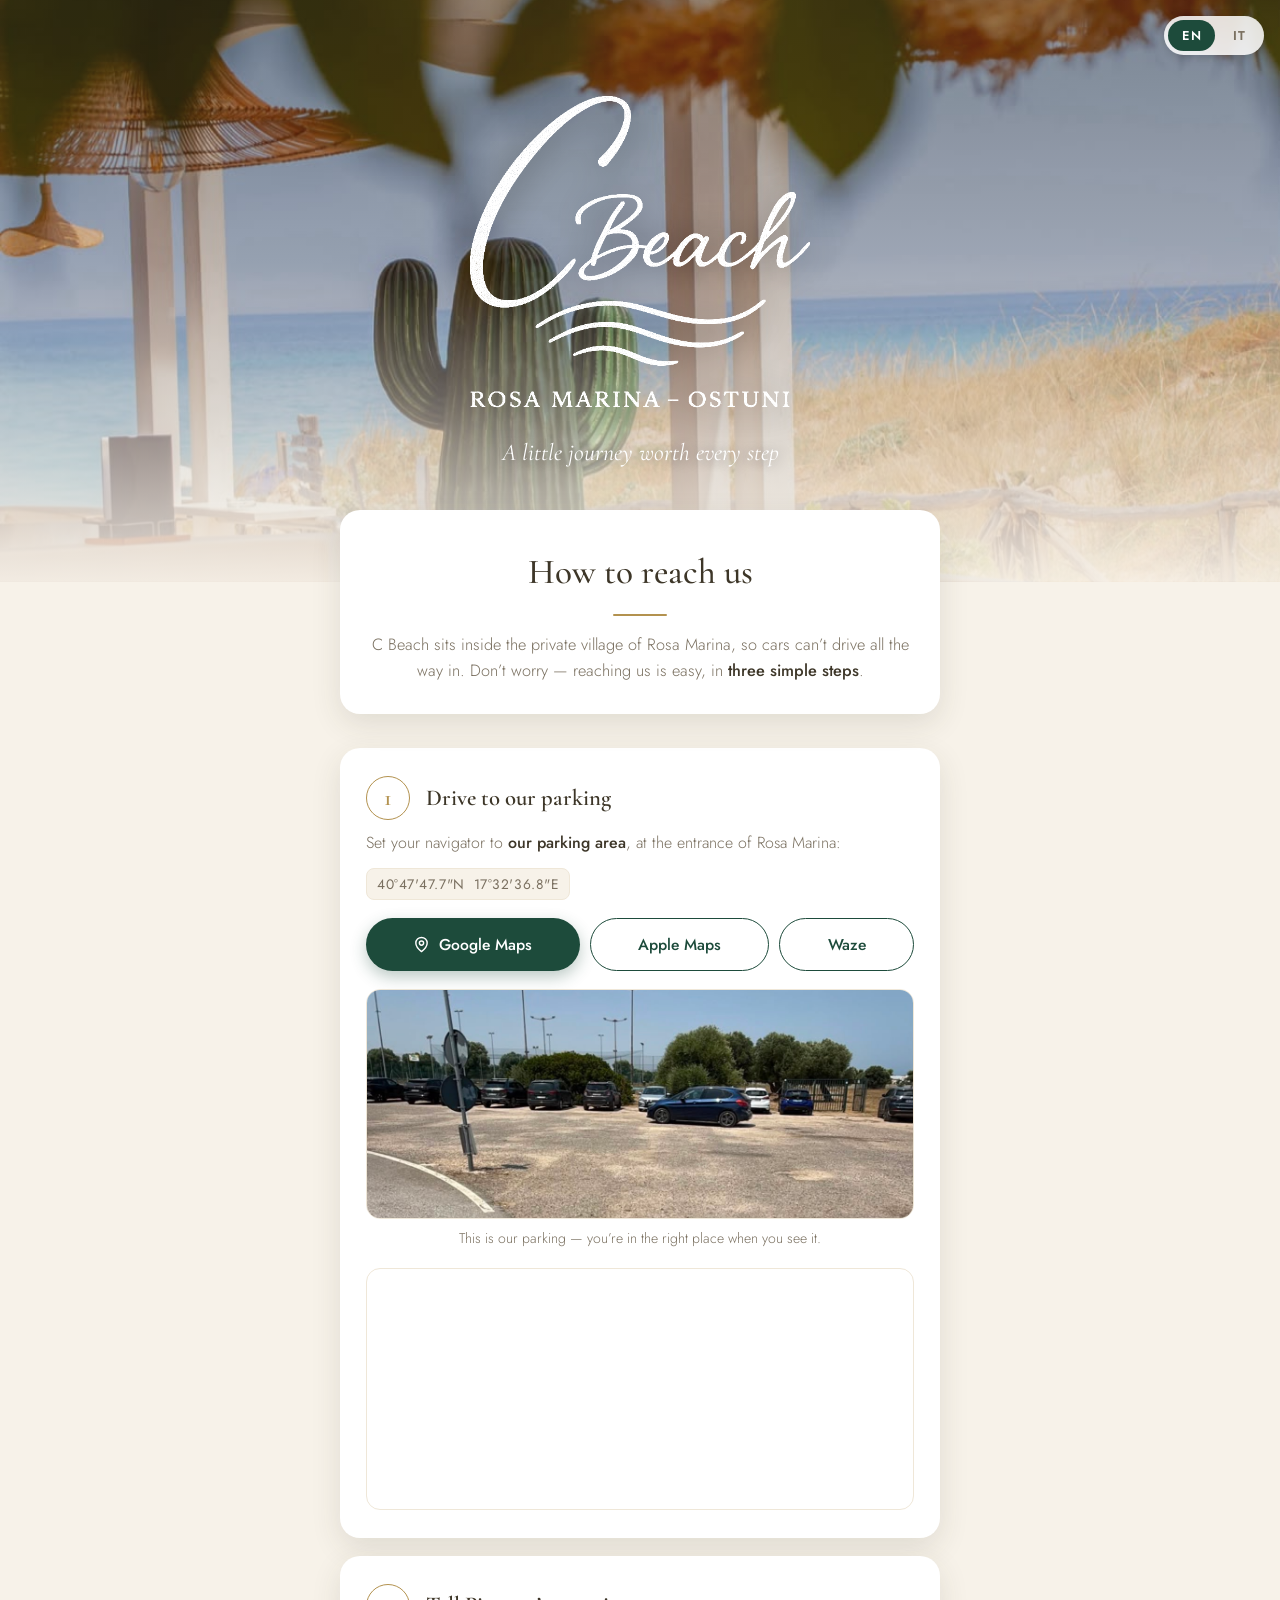
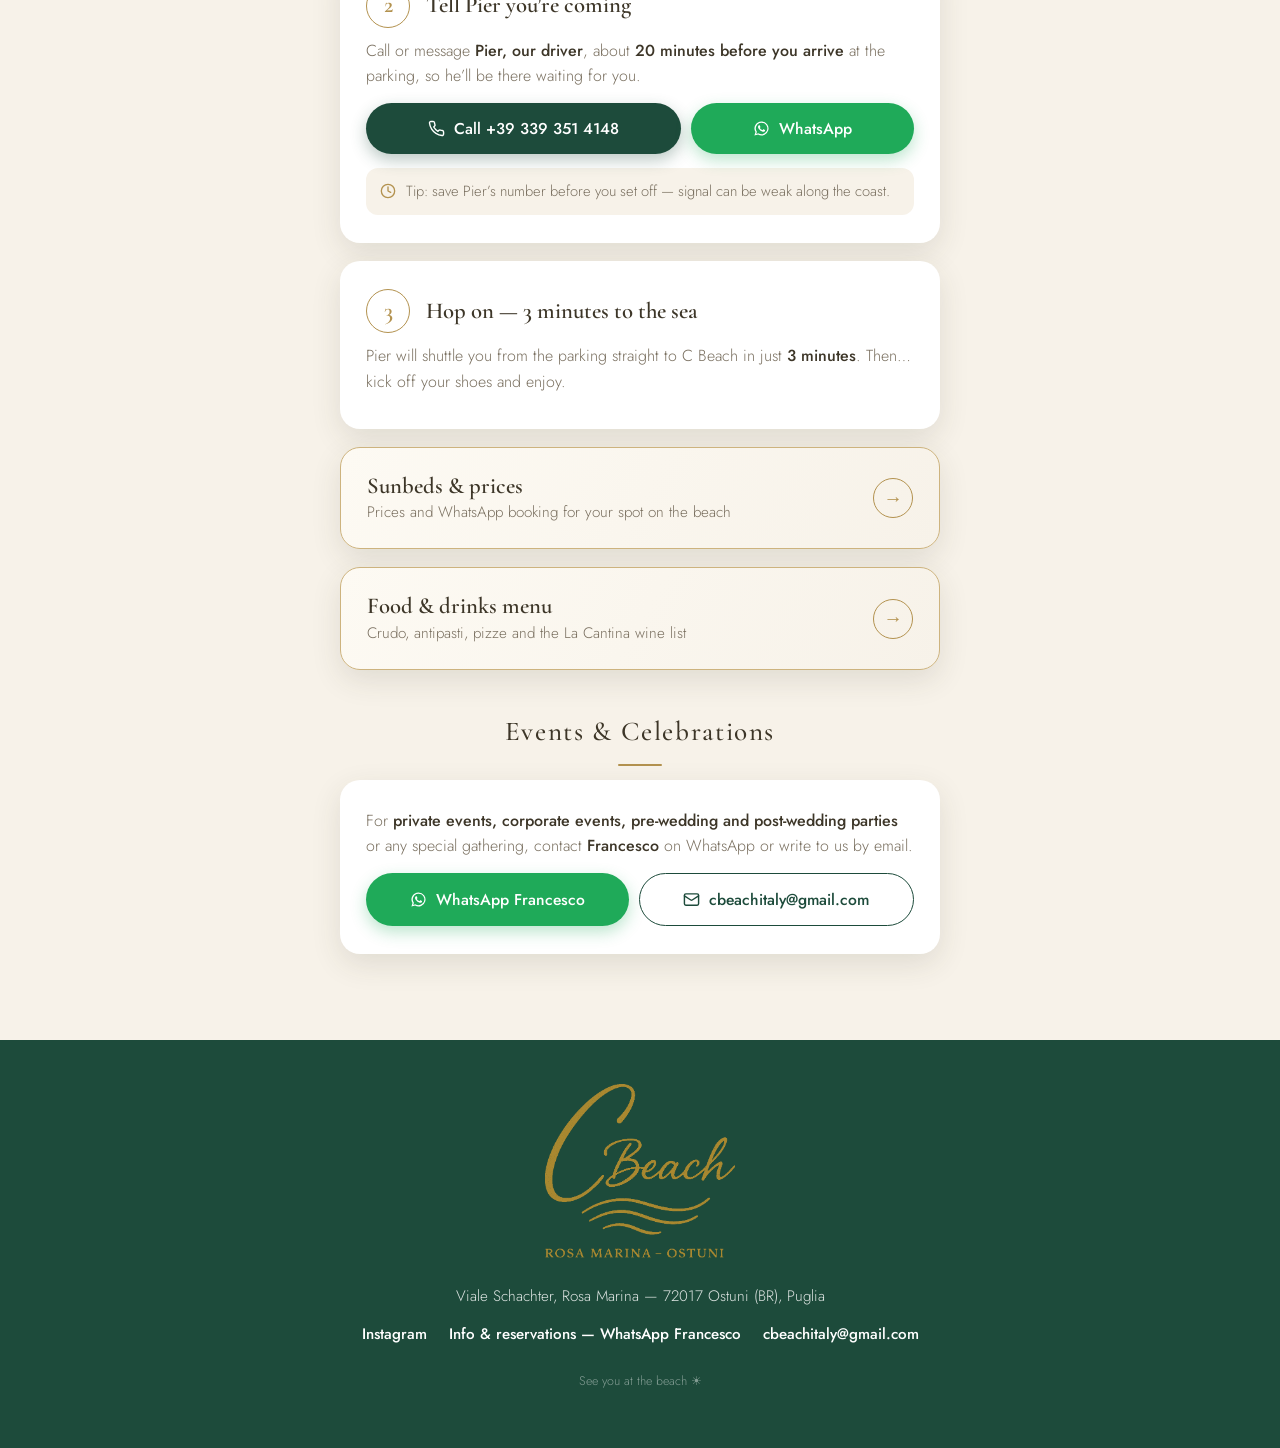
<file: parking/index.html>
<!DOCTYPE html>
<html lang="en">
<head>
<meta charset="UTF-8" />
<meta name="viewport" content="width=device-width, initial-scale=1.0" />
<title>C Beach · Ostuni — How to reach us</title>
<meta name="description" content="How to reach C Beach, Rosa Marina – Ostuni: park at our private parking, call our driver 20 minutes before arrival, and our shuttle brings you to the beach in 3 minutes." />
<meta property="og:title" content="C Beach · Rosa Marina – Ostuni" />
<meta property="og:description" content="How to reach us: park, call our driver 20 minutes before arrival, and the shuttle brings you to the beach in 3 minutes." />
<meta property="og:type" content="website" />
<meta property="og:url" content="https://cbeach.midasanalytics.ai/parking/" />
<meta property="og:image" content="https://cbeach.midasanalytics.ai/img/hero.jpg" />
<link rel="icon" href="../img/logo.jpg" />
<link rel="preconnect" href="https://fonts.googleapis.com" />
<link rel="preconnect" href="https://fonts.gstatic.com" crossorigin />
<link href="https://fonts.googleapis.com/css2?family=Cormorant+Garamond:ital,wght@0,400;0,500;0,600;1,400&family=Jost:wght@300;400;500;600&display=swap" rel="stylesheet" />
<link rel="stylesheet" href="../css/site.css" />
<style>
  .hero {
    background-image:
      linear-gradient(rgba(30, 41, 38, 0.38), rgba(30, 41, 38, 0.18) 45%, rgba(247, 242, 233, 0.92) 100%),
      url("../img/hero.jpg");
  }
</style>
</head>
<body>

<div class="lang-switch" role="group" aria-label="Language">
  <button id="btn-en" type="button" onclick="setLang('en')">EN</button>
  <button id="btn-it" type="button" onclick="setLang('it')">IT</button>
</div>

<header class="hero">
  <img class="hero-logo" src="../img/logo-white.png" alt="C Beach — Rosa Marina, Ostuni" />
  <div class="tagline en">A little journey worth every step</div>
  <div class="tagline it">Un piccolo viaggio che vale ogni passo</div>
</header>

<main>
  <section class="intro">
    <h1 class="en">How to reach us</h1>
    <h1 class="it">Come raggiungerci</h1>
    <div class="rule"></div>
    <p class="en">
      C&nbsp;Beach sits inside the private village of Rosa Marina, so cars can’t drive
      all the way in. Don’t worry — reaching us is easy, in <strong>three simple steps</strong>.
    </p>
    <p class="it">
      Il C&nbsp;Beach si trova all’interno del villaggio privato di Rosa Marina, dove le auto
      non possono entrare. Nessun problema: raggiungerci è facile, in <strong>tre semplici passi</strong>.
    </p>
  </section>

  <section class="steps">

    <article class="step">
      <div class="step-head">
        <div class="step-num">1</div>
        <h2 class="en">Drive to our parking</h2>
        <h2 class="it">Raggiungi il nostro parcheggio</h2>
      </div>
      <p class="en">Set your navigator to <strong>our parking area</strong>, at the entrance of Rosa Marina:</p>
      <p class="it">Imposta il navigatore verso <strong>il nostro parcheggio</strong>, all’ingresso di Rosa Marina:</p>
      <span class="coords">40°47'47.7"N&nbsp;&nbsp;17°32'36.8"E</span>
      <div class="btn-row">
        <a class="btn btn-solid" href="https://www.google.com/maps/search/?api=1&query=40.796583%2C17.543556" target="_blank" rel="noopener">
          <svg width="17" height="17" viewBox="0 0 24 24" fill="none" stroke="currentColor" stroke-width="2" stroke-linecap="round" stroke-linejoin="round"><path d="M20 10c0 6-8 12-8 12s-8-6-8-12a8 8 0 0 1 16 0Z"/><circle cx="12" cy="10" r="3"/></svg>
          Google Maps
        </a>
        <a class="btn btn-outline" href="https://maps.apple.com/?ll=40.796583,17.543556&q=C%20Beach%20Parking" target="_blank" rel="noopener">Apple&nbsp;Maps</a>
        <a class="btn btn-outline" href="https://waze.com/ul?ll=40.796583,17.543556&navigate=yes" target="_blank" rel="noopener">Waze</a>
      </div>
      <figure class="parking-fig">
        <img src="../img/parking.jpg" alt="The C Beach parking area" loading="lazy" />
        <figcaption class="en">This is our parking — you’re in the right place when you see it.</figcaption>
        <figcaption class="it">Ecco il nostro parcheggio: quando lo vedi, sei nel posto giusto.</figcaption>
      </figure>
      <div class="map-embed">
        <iframe title="C Beach parking map" src="https://maps.google.com/maps?q=40.796583,17.543556&z=16&output=embed" loading="lazy" referrerpolicy="no-referrer-when-downgrade"></iframe>
      </div>
    </article>

    <article class="step">
      <div class="step-head">
        <div class="step-num">2</div>
        <h2 class="en">Tell Pier you’re coming</h2>
        <h2 class="it">Avvisa Pier del tuo arrivo</h2>
      </div>
      <p class="en">
        Call or message <strong>Pier, our driver</strong>, about
        <strong>20 minutes before you arrive</strong> at the parking, so he’ll be there waiting for you.
      </p>
      <p class="it">
        Chiama o scrivi a <strong>Pier, il nostro autista</strong>, circa
        <strong>20 minuti prima di arrivare</strong> al parcheggio: lo troverai lì ad aspettarti.
      </p>
      <div class="btn-row">
        <a class="btn btn-solid" href="tel:+393393514148">
          <svg width="17" height="17" viewBox="0 0 24 24" fill="none" stroke="currentColor" stroke-width="2" stroke-linecap="round" stroke-linejoin="round"><path d="M22 16.92v3a2 2 0 0 1-2.18 2 19.79 19.79 0 0 1-8.63-3.07 19.5 19.5 0 0 1-6-6 19.79 19.79 0 0 1-3.07-8.67A2 2 0 0 1 4.11 2h3a2 2 0 0 1 2 1.72c.127.96.361 1.903.7 2.81a2 2 0 0 1-.45 2.11L8.09 9.91a16 16 0 0 0 6 6l1.27-1.27a2 2 0 0 1 2.11-.45c.907.339 1.85.573 2.81.7A2 2 0 0 1 22 16.92Z"/></svg>
          <span class="en">Call&nbsp;+39&nbsp;339&nbsp;351&nbsp;4148</span>
          <span class="it">Chiama&nbsp;+39&nbsp;339&nbsp;351&nbsp;4148</span>
        </a>
        <a class="btn btn-wa en" href="https://wa.me/393393514148?text=Hi%20Pier!%20We%E2%80%99re%20arriving%20at%20the%20C%20Beach%20parking%20in%20about%2020%20minutes." target="_blank" rel="noopener">
          <svg width="17" height="17" viewBox="0 0 24 24" fill="currentColor"><path d="M12.04 2a9.9 9.9 0 0 0-8.48 15.06L2 22l5.08-1.51A9.9 9.9 0 1 0 12.04 2Zm0 18.04a8.1 8.1 0 0 1-4.13-1.13l-.3-.18-3.01.9.9-2.94-.2-.31a8.14 8.14 0 1 1 6.74 3.66Zm4.46-6.1c-.24-.12-1.44-.71-1.66-.79-.22-.08-.39-.12-.55.12-.16.24-.63.79-.77.95-.14.16-.28.18-.53.06-.24-.12-1.03-.38-1.96-1.21-.72-.64-1.21-1.44-1.35-1.68-.14-.24-.02-.37.1-.5.11-.11.25-.28.37-.42.12-.14.16-.24.24-.4.08-.16.04-.3-.02-.42-.06-.12-.55-1.32-.75-1.81-.2-.48-.4-.41-.55-.42h-.47c-.16 0-.42.06-.65.3-.22.24-.85.83-.85 2.03s.87 2.36 1 2.52c.12.16 1.72 2.62 4.16 3.68.58.25 1.03.4 1.39.51.58.19 1.11.16 1.53.1.47-.07 1.44-.59 1.64-1.16.2-.57.2-1.05.14-1.16-.06-.1-.22-.16-.46-.28Z"/></svg>
          WhatsApp
        </a>
        <a class="btn btn-wa it" href="https://wa.me/393393514148?text=Ciao%20Pier!%20Arriviamo%20al%20parcheggio%20del%20C%20Beach%20tra%20circa%2020%20minuti." target="_blank" rel="noopener">
          <svg width="17" height="17" viewBox="0 0 24 24" fill="currentColor"><path d="M12.04 2a9.9 9.9 0 0 0-8.48 15.06L2 22l5.08-1.51A9.9 9.9 0 1 0 12.04 2Zm0 18.04a8.1 8.1 0 0 1-4.13-1.13l-.3-.18-3.01.9.9-2.94-.2-.31a8.14 8.14 0 1 1 6.74 3.66Zm4.46-6.1c-.24-.12-1.44-.71-1.66-.79-.22-.08-.39-.12-.55.12-.16.24-.63.79-.77.95-.14.16-.28.18-.53.06-.24-.12-1.03-.38-1.96-1.21-.72-.64-1.21-1.44-1.35-1.68-.14-.24-.02-.37.1-.5.11-.11.25-.28.37-.42.12-.14.16-.24.24-.4.08-.16.04-.3-.02-.42-.06-.12-.55-1.32-.75-1.81-.2-.48-.4-.41-.55-.42h-.47c-.16 0-.42.06-.65.3-.22.24-.85.83-.85 2.03s.87 2.36 1 2.52c.12.16 1.72 2.62 4.16 3.68.58.25 1.03.4 1.39.51.58.19 1.11.16 1.53.1.47-.07 1.44-.59 1.64-1.16.2-.57.2-1.05.14-1.16-.06-.1-.22-.16-.46-.28Z"/></svg>
          WhatsApp
        </a>
      </div>
      <div class="note">
        <svg width="16" height="16" viewBox="0 0 24 24" fill="none" stroke="currentColor" stroke-width="2" stroke-linecap="round" stroke-linejoin="round"><circle cx="12" cy="12" r="10"/><polyline points="12 6 12 12 16 14"/></svg>
        <span class="en">Tip: save Pier’s number before you set off — signal can be weak along the coast.</span>
        <span class="it">Consiglio: salva il numero di Pier prima di partire — lungo la costa il segnale può essere debole.</span>
      </div>
    </article>

    <article class="step">
      <div class="step-head">
        <div class="step-num">3</div>
        <h2 class="en">Hop on — 3 minutes to the sea</h2>
        <h2 class="it">Sali a bordo: 3 minuti dal mare</h2>
      </div>
      <p class="en">
        Pier will shuttle you from the parking straight to C&nbsp;Beach in just
        <strong>3 minutes</strong>. Then… kick off your shoes and enjoy.
      </p>
      <p class="it">
        Pier ti accompagnerà dal parcheggio direttamente al C&nbsp;Beach in soli
        <strong>3 minuti</strong>. Poi… togliti le scarpe e goditi il mare.
      </p>
    </article>

    <a class="link-card" href="../sunbeds/">
      <div>
        <h2 class="en">Sunbeds &amp; prices</h2>
        <h2 class="it">Lettini e prezzi</h2>
        <p class="en">Prices and WhatsApp booking for your spot on the beach</p>
        <p class="it">Prezzi e prenotazione WhatsApp per il tuo posto in spiaggia</p>
      </div>
      <span class="arrow">&rarr;</span>
    </a>

    <a class="link-card" href="../menu/">
      <div>
        <h2 class="en">Food &amp; drinks menu</h2>
        <h2 class="it">Il nostro menù</h2>
        <p class="en">Crudo, antipasti, pizze and the La Cantina wine list</p>
        <p class="it">Crudo, antipasti, pizze e la carta dei vini La Cantina</p>
      </div>
      <span class="arrow">&rarr;</span>
    </a>

  </section>

  <section class="menu-section" id="eventi">
    <div class="sec-head">
      <h2 class="en">Events &amp; Celebrations</h2>
      <h2 class="it">Eventi e Celebrazioni</h2>
      <div class="rule"></div>
    </div>
    <article class="step" style="margin-top:14px">
      <p class="en">
        For <strong>private events, corporate events, pre-wedding and post-wedding parties</strong>
        or any special gathering, contact <strong>Francesco</strong> on WhatsApp or write to us by email.
      </p>
      <p class="it">
        Per <strong>eventi privati, eventi aziendali, feste pre e post matrimonio</strong>
        o qualsiasi occasione speciale, contatta <strong>Francesco</strong> su WhatsApp o scrivici via email.
      </p>
      <div class="btn-row">
        <a class="btn btn-wa en" href="https://wa.me/393759226719?text=Hi%20Francesco!%20We%E2%80%99d%20like%20to%20organise%20an%20event%20at%20C%20Beach." target="_blank" rel="noopener">
          <svg width="17" height="17" viewBox="0 0 24 24" fill="currentColor"><path d="M12.04 2a9.9 9.9 0 0 0-8.48 15.06L2 22l5.08-1.51A9.9 9.9 0 1 0 12.04 2Zm0 18.04a8.1 8.1 0 0 1-4.13-1.13l-.3-.18-3.01.9.9-2.94-.2-.31a8.14 8.14 0 1 1 6.74 3.66Zm4.46-6.1c-.24-.12-1.44-.71-1.66-.79-.22-.08-.39-.12-.55.12-.16.24-.63.79-.77.95-.14.16-.28.18-.53.06-.24-.12-1.03-.38-1.96-1.21-.72-.64-1.21-1.44-1.35-1.68-.14-.24-.02-.37.1-.5.11-.11.25-.28.37-.42.12-.14.16-.24.24-.4.08-.16.04-.3-.02-.42-.06-.12-.55-1.32-.75-1.81-.2-.48-.4-.41-.55-.42h-.47c-.16 0-.42.06-.65.3-.22.24-.85.83-.85 2.03s.87 2.36 1 2.52c.12.16 1.72 2.62 4.16 3.68.58.25 1.03.4 1.39.51.58.19 1.11.16 1.53.1.47-.07 1.44-.59 1.64-1.16.2-.57.2-1.05.14-1.16-.06-.1-.22-.16-.46-.28Z"/></svg>
          WhatsApp Francesco
        </a>
        <a class="btn btn-wa it" href="https://wa.me/393759226719?text=Ciao%20Francesco!%20Vorremmo%20organizzare%20un%20evento%20al%20C%20Beach." target="_blank" rel="noopener">
          <svg width="17" height="17" viewBox="0 0 24 24" fill="currentColor"><path d="M12.04 2a9.9 9.9 0 0 0-8.48 15.06L2 22l5.08-1.51A9.9 9.9 0 1 0 12.04 2Zm0 18.04a8.1 8.1 0 0 1-4.13-1.13l-.3-.18-3.01.9.9-2.94-.2-.31a8.14 8.14 0 1 1 6.74 3.66Zm4.46-6.1c-.24-.12-1.44-.71-1.66-.79-.22-.08-.39-.12-.55.12-.16.24-.63.79-.77.95-.14.16-.28.18-.53.06-.24-.12-1.03-.38-1.96-1.21-.72-.64-1.21-1.44-1.35-1.68-.14-.24-.02-.37.1-.5.11-.11.25-.28.37-.42.12-.14.16-.24.24-.4.08-.16.04-.3-.02-.42-.06-.12-.55-1.32-.75-1.81-.2-.48-.4-.41-.55-.42h-.47c-.16 0-.42.06-.65.3-.22.24-.85.83-.85 2.03s.87 2.36 1 2.52c.12.16 1.72 2.62 4.16 3.68.58.25 1.03.4 1.39.51.58.19 1.11.16 1.53.1.47-.07 1.44-.59 1.64-1.16.2-.57.2-1.05.14-1.16-.06-.1-.22-.16-.46-.28Z"/></svg>
          WhatsApp Francesco
        </a>
        <a class="btn btn-outline" href="mailto:cbeachitaly@gmail.com?subject=Event%20at%20C%20Beach">
          <svg width="17" height="17" viewBox="0 0 24 24" fill="none" stroke="currentColor" stroke-width="2" stroke-linecap="round" stroke-linejoin="round"><rect width="20" height="16" x="2" y="4" rx="2"/><path d="m22 7-8.97 5.7a1.94 1.94 0 0 1-2.06 0L2 7"/></svg>
          cbeachitaly@gmail.com
        </a>
      </div>
    </article>
  </section>
</main>

<footer>
  <img class="footer-logo" src="../img/logo-gold.png" alt="C Beach — Rosa Marina, Ostuni" />
  <p class="addr">Viale Schachter, Rosa Marina — 72017 Ostuni (BR), Puglia</p>
  <div class="links">
    <a href="https://www.instagram.com/c_beach_ostuni/" target="_blank" rel="noopener">Instagram</a>
    <a href="https://wa.me/393759226719" target="_blank" rel="noopener">
      <span class="en">Info &amp; reservations — WhatsApp Francesco</span>
      <span class="it">Info e prenotazioni — WhatsApp Francesco</span>
    </a>
    <a href="mailto:cbeachitaly@gmail.com">cbeachitaly@gmail.com</a>
  </div>
  <p class="tiny en">See you at the beach ☀</p>
  <p class="tiny it">Ci vediamo in spiaggia ☀</p>
</footer>

<script src="../js/lang.js"></script>

</body>
</html>
</file>
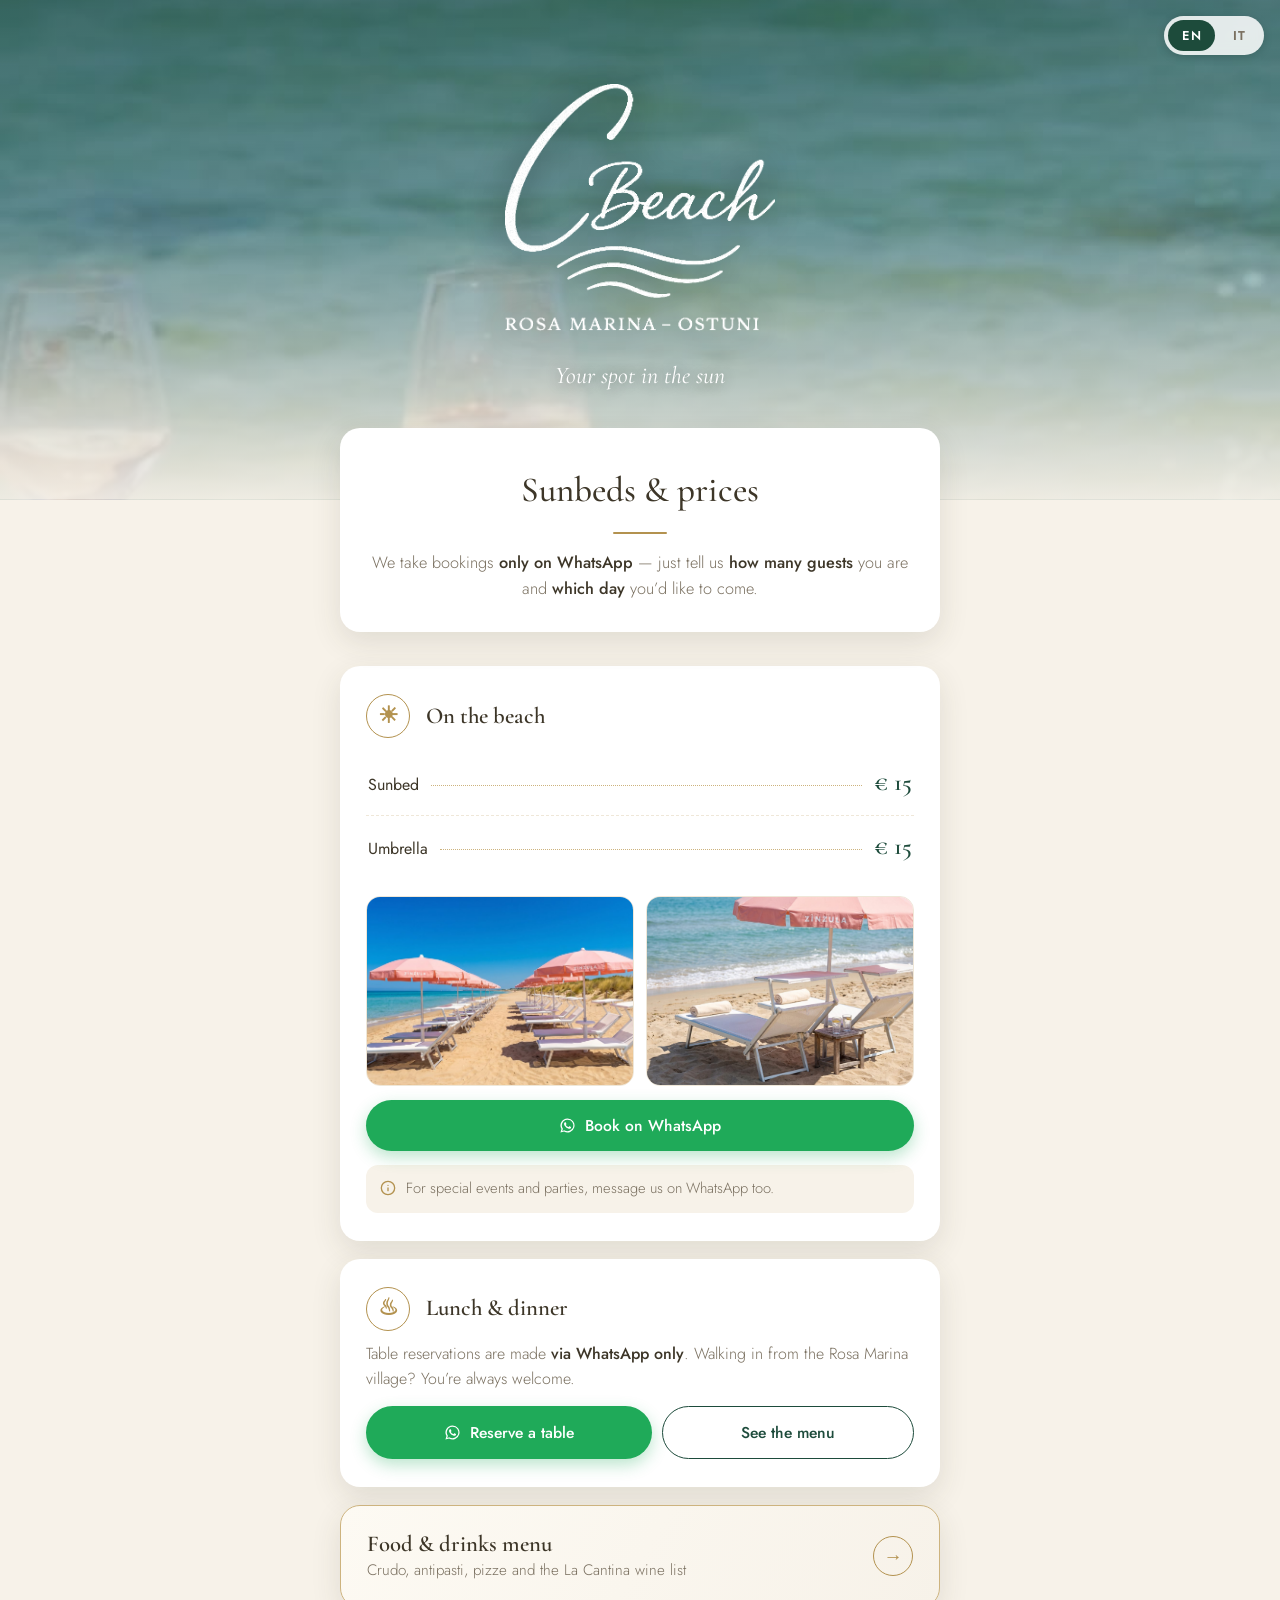
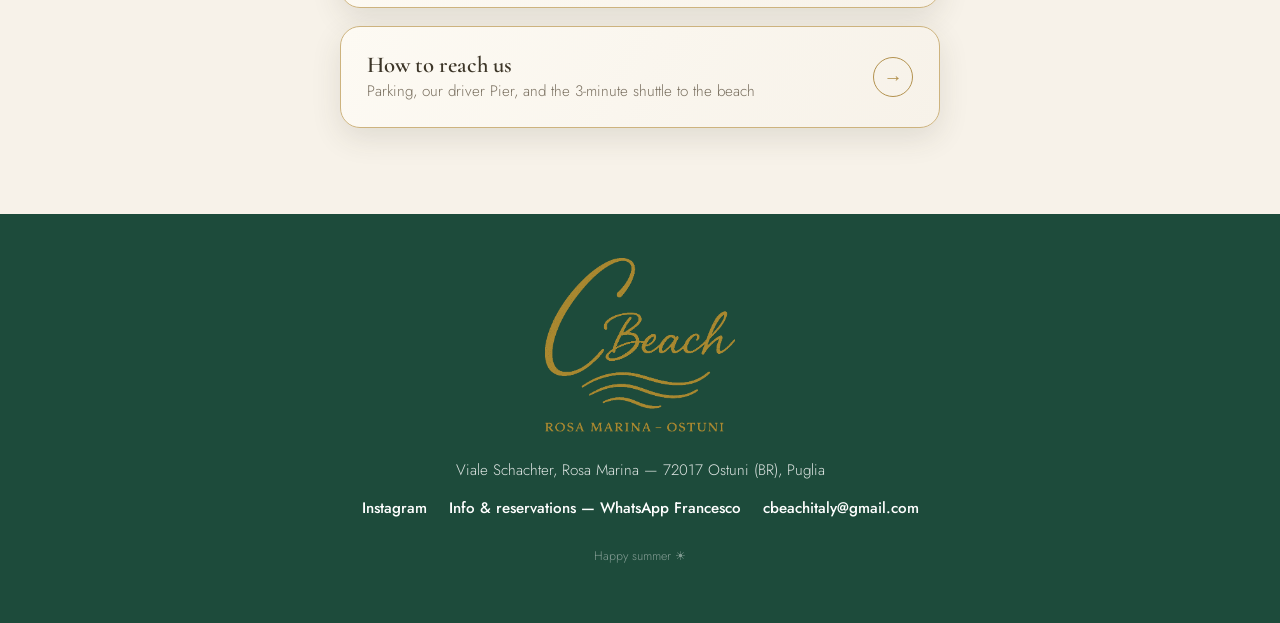
<file: sunbeds/index.html>
<!DOCTYPE html>
<html lang="en">
<head>
<meta charset="UTF-8" />
<meta name="viewport" content="width=device-width, initial-scale=1.0" />
<title>C Beach · Ostuni — Sunbeds &amp; prices</title>
<meta name="description" content="Sunbeds and umbrellas at C Beach, Rosa Marina – Ostuni: €15 each. Bookings via WhatsApp only — send us how many guests you are and your preferred day." />
<meta property="og:title" content="C Beach · Ostuni — Sunbeds &amp; prices" />
<meta property="og:description" content="Sunbed €15 · Umbrella €15. Book via WhatsApp: tell us how many guests you are and your preferred day." />
<meta property="og:type" content="website" />
<meta property="og:url" content="https://cbeach.midasanalytics.ai/sunbeds/" />
<meta property="og:image" content="https://cbeach.midasanalytics.ai/img/sunbeds-1.jpg" />
<link rel="icon" href="../img/logo.jpg" />
<link rel="preconnect" href="https://fonts.googleapis.com" />
<link rel="preconnect" href="https://fonts.gstatic.com" crossorigin />
<link href="https://fonts.googleapis.com/css2?family=Cormorant+Garamond:ital,wght@0,400;0,500;0,600;1,400&family=Jost:wght@300;400;500;600&display=swap" rel="stylesheet" />
<link rel="stylesheet" href="../css/site.css" />
<style>
  .hero {
    background-image:
      linear-gradient(rgba(30, 41, 38, 0.42), rgba(30, 41, 38, 0.2) 45%, rgba(247, 242, 233, 0.92) 100%),
      url("../img/aperitivo.jpg");
    background-position: center 70%;
  }
</style>
</head>
<body>

<div class="lang-switch" role="group" aria-label="Language">
  <button id="btn-en" type="button" onclick="setLang('en')">EN</button>
  <button id="btn-it" type="button" onclick="setLang('it')">IT</button>
</div>

<header class="hero hero-short">
  <img class="hero-logo" src="../img/logo-white.png" alt="C Beach — Rosa Marina, Ostuni" />
  <div class="tagline en">Your spot in the sun</div>
  <div class="tagline it">Il tuo posto al sole</div>
</header>

<main>
  <section class="intro">
    <h1 class="en">Sunbeds &amp; prices</h1>
    <h1 class="it">Lettini e prezzi</h1>
    <div class="rule"></div>
    <p class="en">
      We take bookings <strong>only on WhatsApp</strong> — just tell us
      <strong>how many guests</strong> you are and <strong>which day</strong> you’d like to come.
    </p>
    <p class="it">
      Prenotazioni <strong>solo su WhatsApp</strong>: scrivici
      <strong>in quanti siete</strong> e <strong>il giorno</strong> in cui volete venire.
    </p>
  </section>

  <section class="steps">

    <article class="step">
      <div class="step-head">
        <div class="step-num">☀</div>
        <h2 class="en">On the beach</h2>
        <h2 class="it">In spiaggia</h2>
      </div>
      <div class="price-list">
        <div class="price-row">
          <span class="label en">Sunbed</span>
          <span class="label it">Lettino</span>
          <span class="dots"></span>
          <span class="amount">€ 15</span>
        </div>
        <div class="price-row">
          <span class="label en">Umbrella</span>
          <span class="label it">Ombrellone</span>
          <span class="dots"></span>
          <span class="amount">€ 15</span>
        </div>
      </div>
      <div class="gallery">
        <img src="../img/sunbeds-1.jpg" alt="C Beach sunbeds and pink Zinzula umbrellas by the sea" loading="lazy" />
        <img src="../img/sunbeds-2.jpg" alt="Two sunbeds under a Zinzula umbrella at the shoreline" loading="lazy" />
      </div>
      <div class="btn-row">
        <a class="btn btn-wa en" href="https://wa.me/393759226719?text=Hi!%20We%E2%80%99d%20like%20to%20book%20sunbeds%20at%20C%20Beach.%20Guests%3A%20...%20%E2%80%94%20Day%3A%20..." target="_blank" rel="noopener">
          <svg width="17" height="17" viewBox="0 0 24 24" fill="currentColor"><path d="M12.04 2a9.9 9.9 0 0 0-8.48 15.06L2 22l5.08-1.51A9.9 9.9 0 1 0 12.04 2Zm0 18.04a8.1 8.1 0 0 1-4.13-1.13l-.3-.18-3.01.9.9-2.94-.2-.31a8.14 8.14 0 1 1 6.74 3.66Zm4.46-6.1c-.24-.12-1.44-.71-1.66-.79-.22-.08-.39-.12-.55.12-.16.24-.63.79-.77.95-.14.16-.28.18-.53.06-.24-.12-1.03-.38-1.96-1.21-.72-.64-1.21-1.44-1.35-1.68-.14-.24-.02-.37.1-.5.11-.11.25-.28.37-.42.12-.14.16-.24.24-.4.08-.16.04-.3-.02-.42-.06-.12-.55-1.32-.75-1.81-.2-.48-.4-.41-.55-.42h-.47c-.16 0-.42.06-.65.3-.22.24-.85.83-.85 2.03s.87 2.36 1 2.52c.12.16 1.72 2.62 4.16 3.68.58.25 1.03.4 1.39.51.58.19 1.11.16 1.53.1.47-.07 1.44-.59 1.64-1.16.2-.57.2-1.05.14-1.16-.06-.1-.22-.16-.46-.28Z"/></svg>
          Book on WhatsApp
        </a>
        <a class="btn btn-wa it" href="https://wa.me/393759226719?text=Ciao!%20Vorremmo%20prenotare%20dei%20lettini%20al%20C%20Beach.%20Persone%3A%20...%20%E2%80%94%20Giorno%3A%20..." target="_blank" rel="noopener">
          <svg width="17" height="17" viewBox="0 0 24 24" fill="currentColor"><path d="M12.04 2a9.9 9.9 0 0 0-8.48 15.06L2 22l5.08-1.51A9.9 9.9 0 1 0 12.04 2Zm0 18.04a8.1 8.1 0 0 1-4.13-1.13l-.3-.18-3.01.9.9-2.94-.2-.31a8.14 8.14 0 1 1 6.74 3.66Zm4.46-6.1c-.24-.12-1.44-.71-1.66-.79-.22-.08-.39-.12-.55.12-.16.24-.63.79-.77.95-.14.16-.28.18-.53.06-.24-.12-1.03-.38-1.96-1.21-.72-.64-1.21-1.44-1.35-1.68-.14-.24-.02-.37.1-.5.11-.11.25-.28.37-.42.12-.14.16-.24.24-.4.08-.16.04-.3-.02-.42-.06-.12-.55-1.32-.75-1.81-.2-.48-.4-.41-.55-.42h-.47c-.16 0-.42.06-.65.3-.22.24-.85.83-.85 2.03s.87 2.36 1 2.52c.12.16 1.72 2.62 4.16 3.68.58.25 1.03.4 1.39.51.58.19 1.11.16 1.53.1.47-.07 1.44-.59 1.64-1.16.2-.57.2-1.05.14-1.16-.06-.1-.22-.16-.46-.28Z"/></svg>
          Prenota su WhatsApp
        </a>
      </div>
      <div class="note">
        <svg width="16" height="16" viewBox="0 0 24 24" fill="none" stroke="currentColor" stroke-width="2" stroke-linecap="round" stroke-linejoin="round"><circle cx="12" cy="12" r="10"/><path d="M12 16v-4"/><path d="M12 8h.01"/></svg>
        <span class="en">For special events and parties, message us on WhatsApp too.</span>
        <span class="it">Anche per eventi speciali e feste, scrivici su WhatsApp.</span>
      </div>
    </article>

    <article class="step">
      <div class="step-head">
        <div class="step-num">&#9832;</div>
        <h2 class="en">Lunch &amp; dinner</h2>
        <h2 class="it">Pranzo e cena</h2>
      </div>
      <p class="en">
        Table reservations are made <strong>via WhatsApp only</strong>.
        Walking in from the Rosa Marina village? You’re always welcome.
      </p>
      <p class="it">
        I tavoli si prenotano <strong>solo su WhatsApp</strong>.
        Arrivi a piedi dal villaggio di Rosa Marina? Sei sempre il benvenuto.
      </p>
      <div class="btn-row">
        <a class="btn btn-wa en" href="https://wa.me/393759226719?text=Hi!%20We%E2%80%99d%20like%20to%20reserve%20a%20table%20at%20C%20Beach.%20Guests%3A%20...%20%E2%80%94%20Day%20%26%20time%3A%20..." target="_blank" rel="noopener">
          <svg width="17" height="17" viewBox="0 0 24 24" fill="currentColor"><path d="M12.04 2a9.9 9.9 0 0 0-8.48 15.06L2 22l5.08-1.51A9.9 9.9 0 1 0 12.04 2Zm0 18.04a8.1 8.1 0 0 1-4.13-1.13l-.3-.18-3.01.9.9-2.94-.2-.31a8.14 8.14 0 1 1 6.74 3.66Zm4.46-6.1c-.24-.12-1.44-.71-1.66-.79-.22-.08-.39-.12-.55.12-.16.24-.63.79-.77.95-.14.16-.28.18-.53.06-.24-.12-1.03-.38-1.96-1.21-.72-.64-1.21-1.44-1.35-1.68-.14-.24-.02-.37.1-.5.11-.11.25-.28.37-.42.12-.14.16-.24.24-.4.08-.16.04-.3-.02-.42-.06-.12-.55-1.32-.75-1.81-.2-.48-.4-.41-.55-.42h-.47c-.16 0-.42.06-.65.3-.22.24-.85.83-.85 2.03s.87 2.36 1 2.52c.12.16 1.72 2.62 4.16 3.68.58.25 1.03.4 1.39.51.58.19 1.11.16 1.53.1.47-.07 1.44-.59 1.64-1.16.2-.57.2-1.05.14-1.16-.06-.1-.22-.16-.46-.28Z"/></svg>
          Reserve a table
        </a>
        <a class="btn btn-wa it" href="https://wa.me/393759226719?text=Ciao!%20Vorremmo%20prenotare%20un%20tavolo%20al%20C%20Beach.%20Persone%3A%20...%20%E2%80%94%20Giorno%20e%20ora%3A%20..." target="_blank" rel="noopener">
          <svg width="17" height="17" viewBox="0 0 24 24" fill="currentColor"><path d="M12.04 2a9.9 9.9 0 0 0-8.48 15.06L2 22l5.08-1.51A9.9 9.9 0 1 0 12.04 2Zm0 18.04a8.1 8.1 0 0 1-4.13-1.13l-.3-.18-3.01.9.9-2.94-.2-.31a8.14 8.14 0 1 1 6.74 3.66Zm4.46-6.1c-.24-.12-1.44-.71-1.66-.79-.22-.08-.39-.12-.55.12-.16.24-.63.79-.77.95-.14.16-.28.18-.53.06-.24-.12-1.03-.38-1.96-1.21-.72-.64-1.21-1.44-1.35-1.68-.14-.24-.02-.37.1-.5.11-.11.25-.28.37-.42.12-.14.16-.24.24-.4.08-.16.04-.3-.02-.42-.06-.12-.55-1.32-.75-1.81-.2-.48-.4-.41-.55-.42h-.47c-.16 0-.42.06-.65.3-.22.24-.85.83-.85 2.03s.87 2.36 1 2.52c.12.16 1.72 2.62 4.16 3.68.58.25 1.03.4 1.39.51.58.19 1.11.16 1.53.1.47-.07 1.44-.59 1.64-1.16.2-.57.2-1.05.14-1.16-.06-.1-.22-.16-.46-.28Z"/></svg>
          Prenota un tavolo
        </a>
        <a class="btn btn-outline en" href="../menu/">See the menu</a>
        <a class="btn btn-outline it" href="../menu/">Guarda il menù</a>
      </div>
    </article>

    <a class="link-card" href="../menu/">
      <div>
        <h2 class="en">Food &amp; drinks menu</h2>
        <h2 class="it">Il nostro menù</h2>
        <p class="en">Crudo, antipasti, pizze and the La Cantina wine list</p>
        <p class="it">Crudo, antipasti, pizze e la carta dei vini La Cantina</p>
      </div>
      <span class="arrow">&rarr;</span>
    </a>

    <a class="link-card" href="../parking/">
      <div>
        <h2 class="en">How to reach us</h2>
        <h2 class="it">Come raggiungerci</h2>
        <p class="en">Parking, our driver Pier, and the 3-minute shuttle to the beach</p>
        <p class="it">Parcheggio, il nostro autista Pier e la navetta: 3 minuti dal mare</p>
      </div>
      <span class="arrow">&rarr;</span>
    </a>

  </section>
</main>

<footer>
  <img class="footer-logo" src="../img/logo-gold.png" alt="C Beach — Rosa Marina, Ostuni" />
  <p class="addr">Viale Schachter, Rosa Marina — 72017 Ostuni (BR), Puglia</p>
  <div class="links">
    <a href="https://www.instagram.com/c_beach_ostuni/" target="_blank" rel="noopener">Instagram</a>
    <a href="https://wa.me/393759226719" target="_blank" rel="noopener">
      <span class="en">Info &amp; reservations — WhatsApp Francesco</span>
      <span class="it">Info e prenotazioni — WhatsApp Francesco</span>
    </a>
    <a href="mailto:cbeachitaly@gmail.com">cbeachitaly@gmail.com</a>
  </div>
  <p class="tiny en">Happy summer ☀</p>
  <p class="tiny it">Buona estate ☀</p>
</footer>

<script src="../js/lang.js"></script>

</body>
</html>
</file>
<file: css/site.css>
:root {
  --cream: #f7f2e9;
  --cream-deep: #efe7d8;
  --gold: #b3924f;
  --gold-soft: #cdb37e;
  --ink: #3d3628;
  --ink-muted: #7a7060;
  --green: #1d4b3b;
  --green-dark: #163a2e;
  --wa: #1faa59;
  --white: #ffffff;
  --shadow: 0 10px 30px rgba(61, 54, 40, 0.12);
}
* { margin: 0; padding: 0; box-sizing: border-box; }
html { scroll-behavior: smooth; }
body {
  font-family: "Jost", "Helvetica Neue", Arial, sans-serif;
  background: var(--cream);
  color: var(--ink);
  line-height: 1.6;
  -webkit-font-smoothing: antialiased;
}

/* ---------- language toggle ---------- */
.lang-it .en { display: none !important; }
body:not(.lang-it) .it { display: none !important; }

.lang-switch {
  position: absolute;
  top: 16px;
  right: 16px;
  z-index: 10;
  display: flex;
  gap: 4px;
  background: rgba(255, 255, 255, 0.85);
  backdrop-filter: blur(6px);
  border-radius: 999px;
  padding: 4px;
  box-shadow: 0 2px 10px rgba(0, 0, 0, 0.15);
}
.lang-switch button {
  border: none;
  background: transparent;
  font-family: inherit;
  font-size: 0.8rem;
  font-weight: 600;
  letter-spacing: 0.06em;
  padding: 6px 14px;
  border-radius: 999px;
  cursor: pointer;
  color: var(--ink-muted);
  transition: all 0.2s ease;
}
.lang-switch button.active {
  background: var(--green);
  color: var(--white);
}

/* ---------- hero (page sets its own background-image inline) ---------- */
.hero {
  position: relative;
  min-height: 62vh;
  display: flex;
  flex-direction: column;
  align-items: center;
  justify-content: center;
  text-align: center;
  padding: 96px 24px 110px;
  background-position: center 38%;
  background-size: cover;
  background-repeat: no-repeat;
}
.hero.hero-short { min-height: 46vh; padding: 84px 24px 104px; }
.hero-logo {
  width: min(66vw, 340px);
  height: auto;
  filter: drop-shadow(0 2px 18px rgba(0, 0, 0, 0.45));
}
.hero.hero-short .hero-logo { width: min(56vw, 270px); }
.hero .tagline {
  margin-top: 26px;
  font-family: "Cormorant Garamond", serif;
  font-style: italic;
  font-size: clamp(1.15rem, 4vw, 1.5rem);
  color: var(--white);
  text-shadow: 0 1px 14px rgba(0, 0, 0, 0.45);
}

/* ---------- layout ---------- */
main { max-width: 640px; margin: 0 auto; padding: 0 20px 40px; }

.intro {
  background: var(--white);
  border-radius: 20px;
  box-shadow: var(--shadow);
  padding: 34px 30px 30px;
  margin-top: -72px;
  position: relative;
  text-align: center;
}
.intro h1 {
  font-family: "Cormorant Garamond", serif;
  font-weight: 500;
  font-size: clamp(1.7rem, 6vw, 2.2rem);
  color: var(--ink);
}
.intro .rule {
  width: 54px;
  height: 2px;
  background: var(--gold);
  margin: 14px auto 16px;
  border-radius: 2px;
}
.intro p {
  color: var(--ink-muted);
  font-weight: 300;
  font-size: 1.02rem;
}
.intro strong { color: var(--ink); font-weight: 500; }

/* ---------- cards / steps ---------- */
.steps { margin-top: 34px; display: flex; flex-direction: column; gap: 18px; }

.step {
  background: var(--white);
  border-radius: 20px;
  box-shadow: var(--shadow);
  padding: 28px 26px;
}
.step-head { display: flex; align-items: center; gap: 16px; margin-bottom: 10px; }
.step-num {
  flex: none;
  width: 44px;
  height: 44px;
  border-radius: 50%;
  border: 1.5px solid var(--gold);
  color: var(--gold);
  font-family: "Cormorant Garamond", serif;
  font-size: 1.45rem;
  font-weight: 600;
  display: flex;
  align-items: center;
  justify-content: center;
}
.step h2 {
  font-family: "Cormorant Garamond", serif;
  font-weight: 600;
  font-size: 1.42rem;
  line-height: 1.25;
  color: var(--ink);
}
.step p { color: var(--ink-muted); font-weight: 300; margin-bottom: 6px; }
.step p strong { color: var(--ink); font-weight: 500; }

.coords {
  display: inline-block;
  font-size: 0.86rem;
  letter-spacing: 0.04em;
  color: var(--ink-muted);
  background: var(--cream);
  border: 1px solid var(--cream-deep);
  border-radius: 8px;
  padding: 4px 10px;
  margin: 6px 0 4px;
}

.btn-row { display: flex; flex-wrap: wrap; gap: 10px; margin-top: 14px; }
.btn {
  flex: 1 1 auto;
  display: inline-flex;
  align-items: center;
  justify-content: center;
  gap: 9px;
  text-decoration: none;
  font-family: inherit;
  font-weight: 500;
  font-size: 0.98rem;
  padding: 13px 20px;
  border-radius: 999px;
  transition: transform 0.15s ease, box-shadow 0.15s ease;
  text-align: center;
}
.btn:active { transform: scale(0.97); }
.btn svg { flex: none; }

.btn-solid { background: var(--green); color: var(--white); box-shadow: 0 6px 16px rgba(29, 75, 59, 0.3); }
.btn-solid:hover { background: var(--green-dark); }
.btn-wa { background: var(--wa); color: var(--white); box-shadow: 0 6px 16px rgba(31, 170, 89, 0.3); }
.btn-wa:hover { filter: brightness(0.94); }
.btn-outline {
  background: var(--white);
  color: var(--green);
  border: 1.5px solid var(--green);
}
.btn-outline:hover { background: #f2f6f4; }

.map-embed {
  margin-top: 18px;
  border-radius: 14px;
  overflow: hidden;
  border: 1px solid var(--cream-deep);
  line-height: 0;
}
.map-embed iframe { width: 100%; height: 240px; border: 0; }

.parking-fig { margin: 18px 0 0; }
.parking-fig img {
  width: 100%;
  height: 230px;
  object-fit: cover;
  object-position: center 42%;
  border-radius: 14px;
  border: 1px solid var(--cream-deep);
  display: block;
}
.parking-fig figcaption {
  font-size: 0.88rem;
  color: var(--ink-muted);
  font-weight: 300;
  text-align: center;
  margin-top: 8px;
}

.note {
  display: flex;
  gap: 10px;
  align-items: flex-start;
  background: var(--cream);
  border-radius: 12px;
  padding: 12px 14px;
  margin-top: 14px;
  font-size: 0.92rem;
  color: var(--ink-muted);
  font-weight: 300;
}
.note svg { flex: none; margin-top: 3px; color: var(--gold); }

/* ---------- link card (cross-page navigation) ---------- */
.link-card {
  display: flex;
  align-items: center;
  justify-content: space-between;
  gap: 14px;
  text-decoration: none;
  background: linear-gradient(120deg, #fdfaf3, var(--cream));
  border: 1.5px solid var(--gold-soft);
  box-shadow: var(--shadow);
  border-radius: 20px;
  padding: 24px 26px;
  transition: transform 0.15s ease;
}
.link-card:active { transform: scale(0.98); }
.link-card h2 {
  font-family: "Cormorant Garamond", serif;
  font-weight: 600;
  font-size: 1.42rem;
  line-height: 1.25;
  color: var(--ink);
}
.link-card p { color: var(--ink-muted); font-weight: 300; font-size: 0.95rem; }
.link-card .arrow {
  flex: none;
  width: 40px;
  height: 40px;
  border-radius: 50%;
  border: 1.5px solid var(--gold);
  color: var(--gold);
  display: flex;
  align-items: center;
  justify-content: center;
  font-size: 1.2rem;
}

/* ---------- price list ---------- */
.price-list { margin: 14px 0 4px; }
.price-row {
  display: flex;
  align-items: baseline;
  gap: 12px;
  padding: 12px 2px;
}
.price-row + .price-row { border-top: 1px dashed var(--cream-deep); }
.price-row .label { font-weight: 400; color: var(--ink); }
.price-row .dots { flex: 1; border-bottom: 1px dotted var(--gold-soft); transform: translateY(-4px); }
.price-row .amount {
  font-family: "Cormorant Garamond", serif;
  font-weight: 600;
  font-size: 1.5rem;
  color: var(--green);
  white-space: nowrap;
}

/* ---------- gallery ---------- */
.gallery {
  display: grid;
  grid-template-columns: 1fr 1fr;
  gap: 12px;
  margin-top: 18px;
}
.gallery img {
  width: 100%;
  height: 150px;
  object-fit: cover;
  border-radius: 14px;
  border: 1px solid var(--cream-deep);
  display: block;
}
.gallery img.wide { grid-column: span 2; height: 200px; }
@media (min-width: 560px) {
  .gallery img { height: 190px; }
  .gallery img.wide { height: 260px; }
}

/* ---------- menu ---------- */
.menu-nav {
  position: sticky;
  top: 0;
  z-index: 20;
  display: flex;
  gap: 8px;
  overflow-x: auto;
  -webkit-overflow-scrolling: touch;
  scrollbar-width: none;
  padding: 12px 20px;
  margin: 0 -20px;
  background: rgba(247, 242, 233, 0.92);
  backdrop-filter: blur(8px);
  border-bottom: 1px solid var(--cream-deep);
}
.menu-nav::-webkit-scrollbar { display: none; }
.menu-nav a {
  flex: none;
  text-decoration: none;
  font-size: 0.85rem;
  font-weight: 500;
  letter-spacing: 0.02em;
  color: var(--green);
  border: 1px solid var(--gold-soft);
  background: var(--white);
  border-radius: 999px;
  padding: 7px 15px;
  white-space: nowrap;
}
.menu-nav a:active { background: var(--cream-deep); }

.menu-section { scroll-margin-top: 74px; }
.menu-section .sec-head {
  text-align: center;
  margin: 40px 0 6px;
}
.menu-section .sec-head h2 {
  font-family: "Cormorant Garamond", serif;
  font-weight: 500;
  font-size: 1.7rem;
  letter-spacing: 0.06em;
  color: var(--ink);
}
.menu-section .sec-head .rule {
  width: 44px;
  height: 2px;
  background: var(--gold);
  margin: 10px auto 0;
  border-radius: 2px;
}
.menu-section .sec-note {
  text-align: center;
  font-family: "Cormorant Garamond", serif;
  font-style: italic;
  font-size: 1.02rem;
  color: var(--ink-muted);
  margin-bottom: 8px;
}
.menu-card {
  background: var(--white);
  border-radius: 20px;
  box-shadow: var(--shadow);
  padding: 10px 26px;
  margin-top: 14px;
}
.menu-item { padding: 16px 0; }
.menu-item + .menu-item { border-top: 1px dashed var(--cream-deep); }
.mi-head { display: flex; align-items: baseline; gap: 10px; }
.mi-name { font-weight: 500; color: var(--ink); }
.mi-name .al {
  font-size: 0.68rem;
  color: var(--gold);
  font-weight: 400;
  margin-left: 4px;
  white-space: nowrap;
}
.mi-head .dots { flex: 1; border-bottom: 1px dotted var(--gold-soft); transform: translateY(-4px); min-width: 18px; }
.mi-price {
  font-family: "Cormorant Garamond", serif;
  font-weight: 600;
  font-size: 1.25rem;
  color: var(--green);
  white-space: nowrap;
}
.mi-desc {
  font-size: 0.92rem;
  font-weight: 300;
  color: var(--ink-muted);
  margin-top: 3px;
  line-height: 1.5;
}
.mi-desc em { font-style: italic; }

.wine-region {
  font-family: "Cormorant Garamond", serif;
  font-size: 0.95rem;
  letter-spacing: 0.3em;
  text-indent: 0.3em;
  text-transform: uppercase;
  color: var(--gold);
  text-align: center;
  padding: 18px 0 2px;
}
.wine-region:not(:first-child) { border-top: 1px solid var(--cream-deep); margin-top: 8px; }

.allergen-box {
  background: var(--cream);
  border: 1px solid var(--cream-deep);
  border-radius: 14px;
  margin-top: 18px;
  padding: 4px 18px;
  font-size: 0.88rem;
  color: var(--ink-muted);
  font-weight: 300;
}
.allergen-box summary {
  cursor: pointer;
  padding: 10px 0;
  font-weight: 500;
  color: var(--ink);
  list-style-position: inside;
}
.allergen-box .grid {
  display: grid;
  grid-template-columns: repeat(auto-fill, minmax(140px, 1fr));
  gap: 4px 14px;
  padding: 4px 0 14px;
}

/* ---------- photo break ---------- */
.photo-break {
  margin: 40px -20px 0;
  height: 300px;
  background-position: center 62%;
  background-size: cover;
  background-repeat: no-repeat;
}
@media (min-width: 680px) {
  .photo-break { margin: 40px 0 0; border-radius: 20px; box-shadow: var(--shadow); }
}

/* ---------- footer ---------- */
footer {
  text-align: center;
  padding: 44px 24px 56px;
  background: var(--green);
  color: rgba(255, 255, 255, 0.85);
  margin-top: 46px;
}
.footer-logo { width: 190px; height: auto; opacity: 0.95; }
footer .addr { margin-top: 18px; font-weight: 300; font-size: 0.95rem; }
footer a { color: var(--white); text-decoration: none; font-weight: 500; }
footer a:hover { text-decoration: underline; }
footer .links {
  margin-top: 14px;
  display: flex;
  flex-wrap: wrap;
  justify-content: center;
  gap: 10px 22px;
  font-size: 0.95rem;
}
footer .tiny { margin-top: 26px; font-size: 0.78rem; color: rgba(255, 255, 255, 0.45); font-weight: 300; }
</file>
